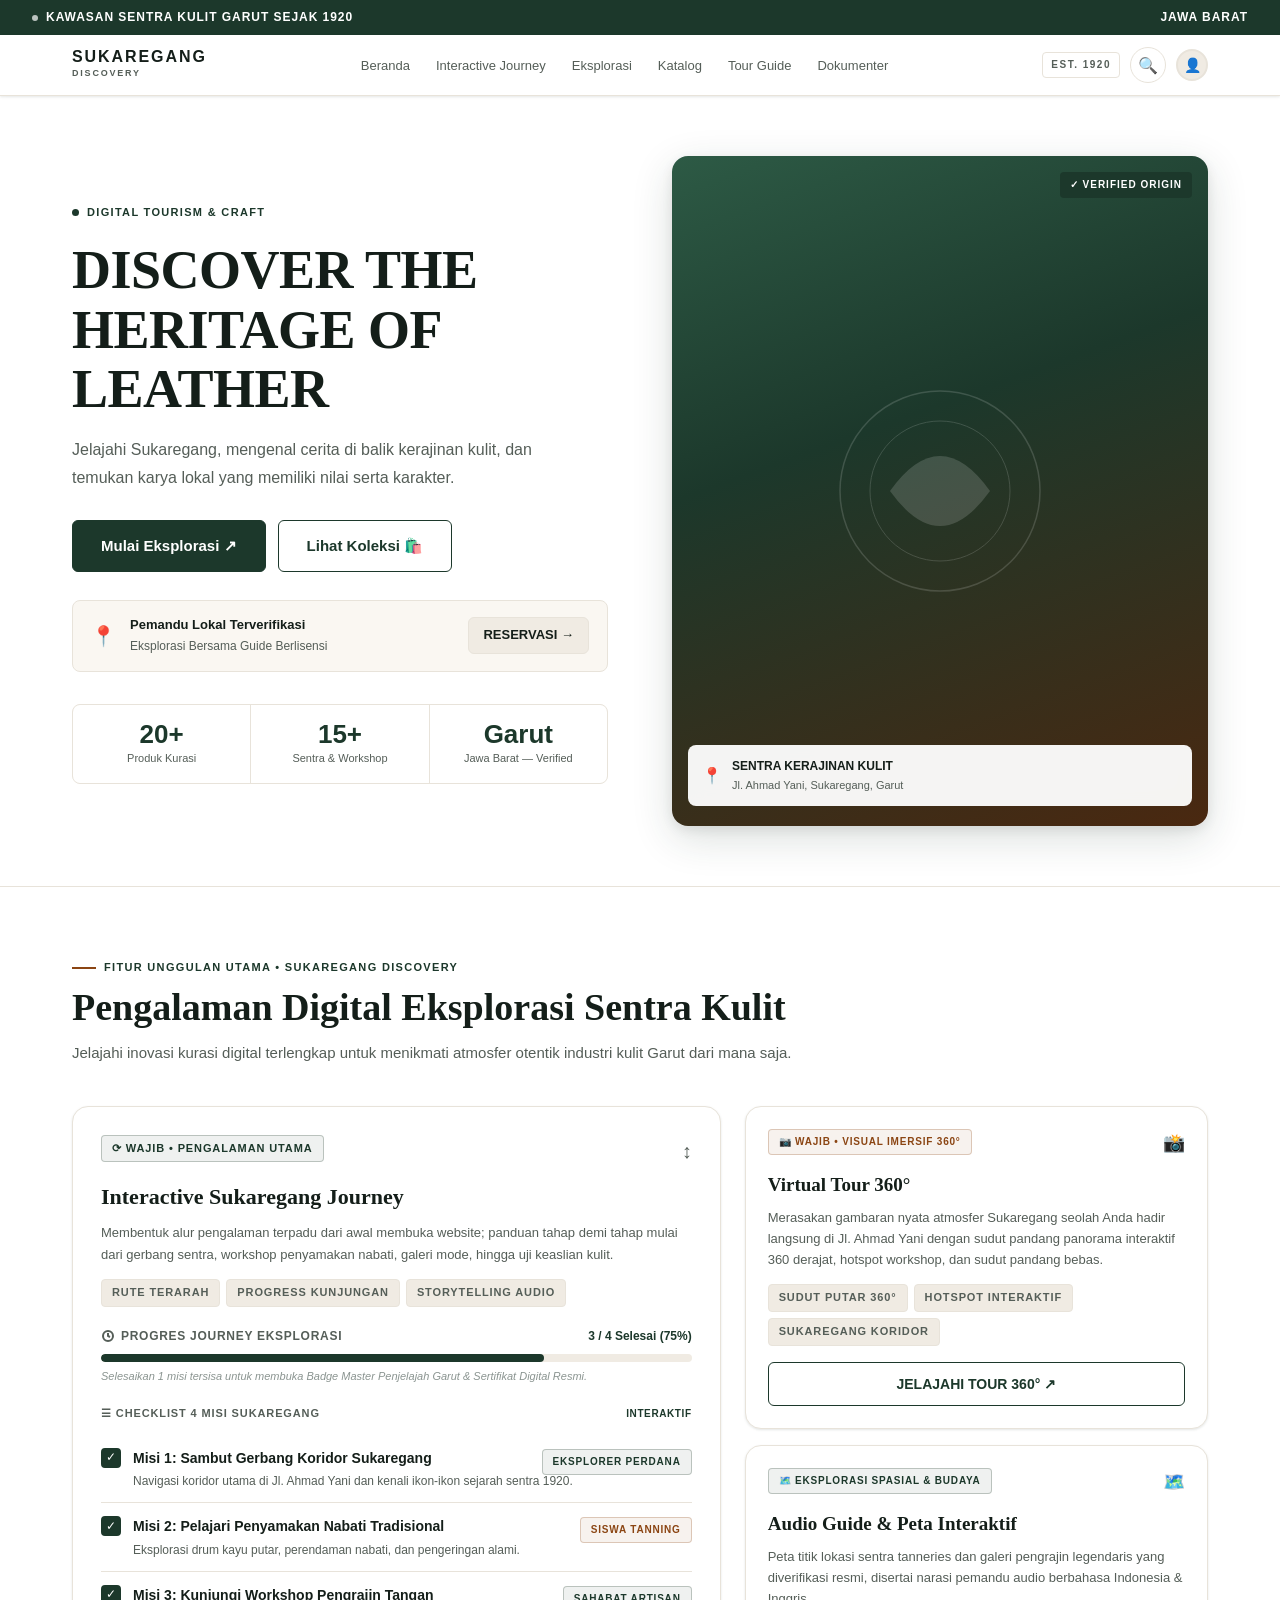
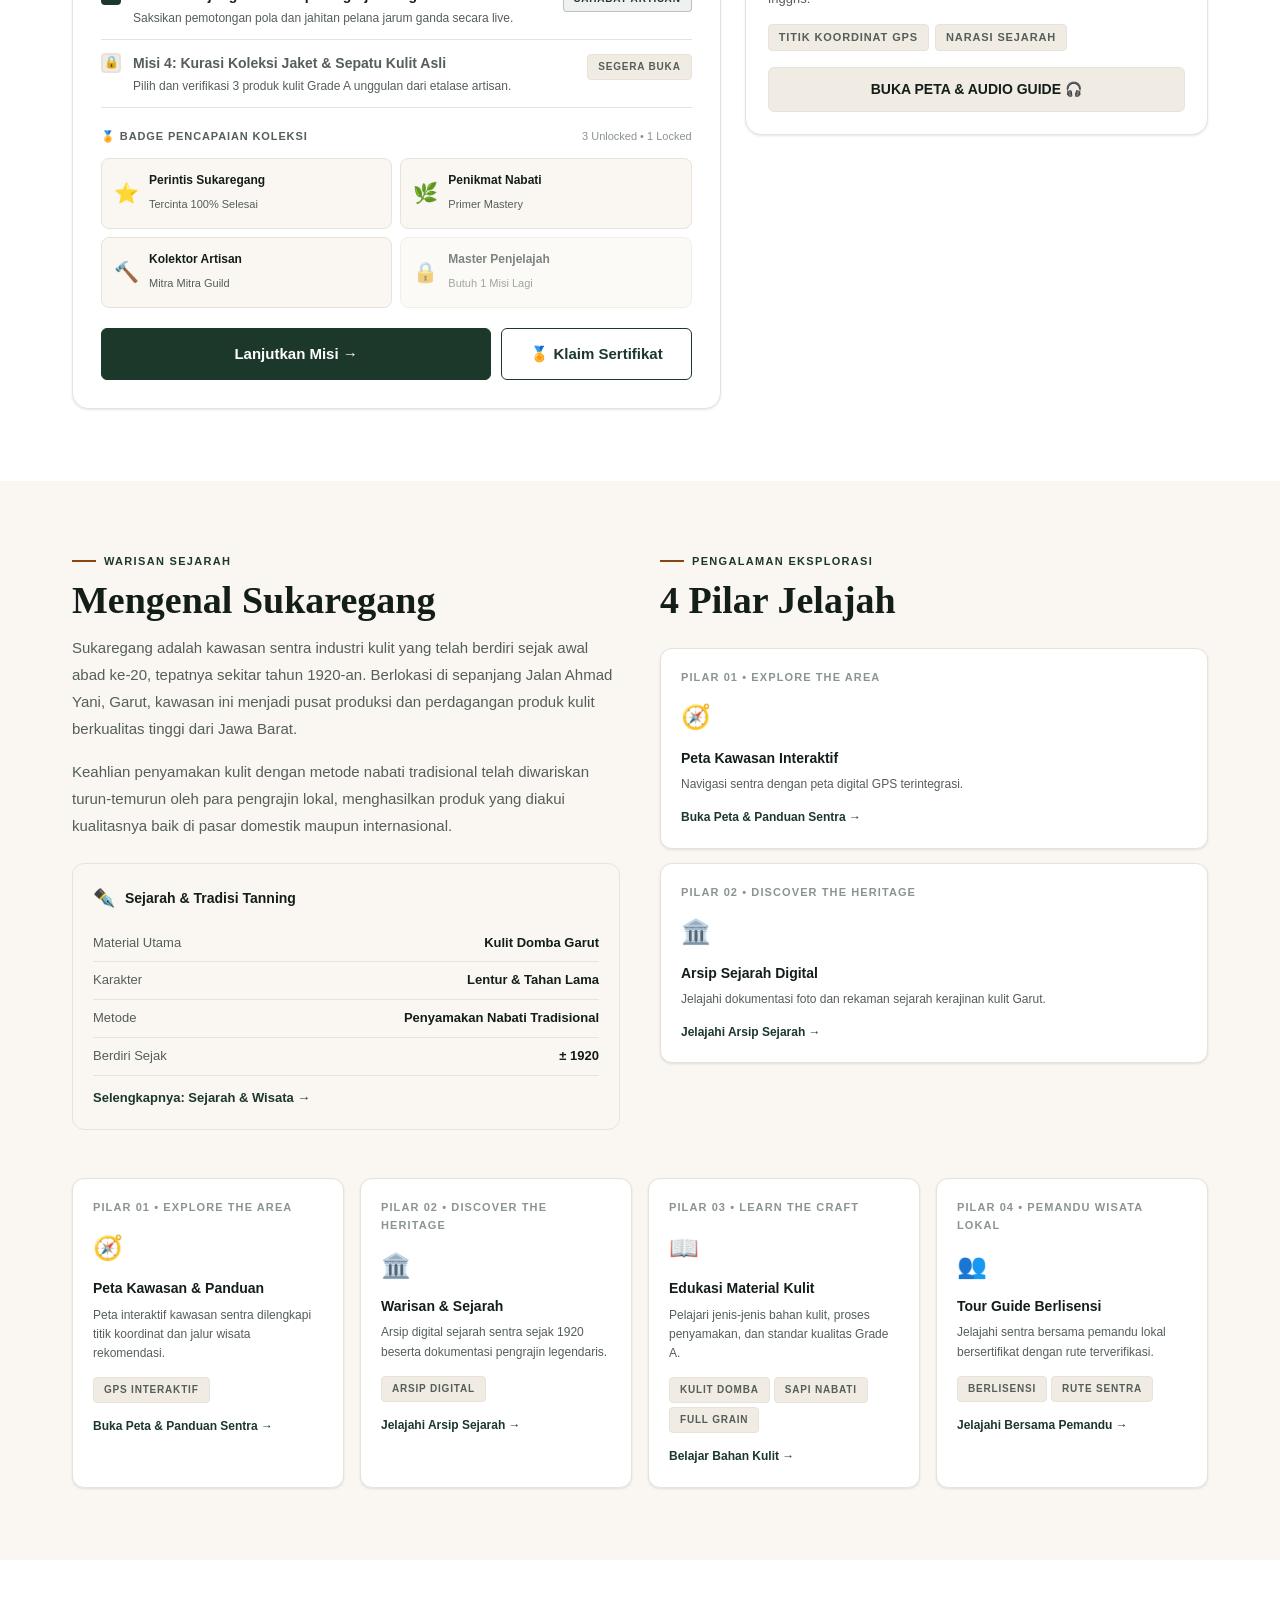
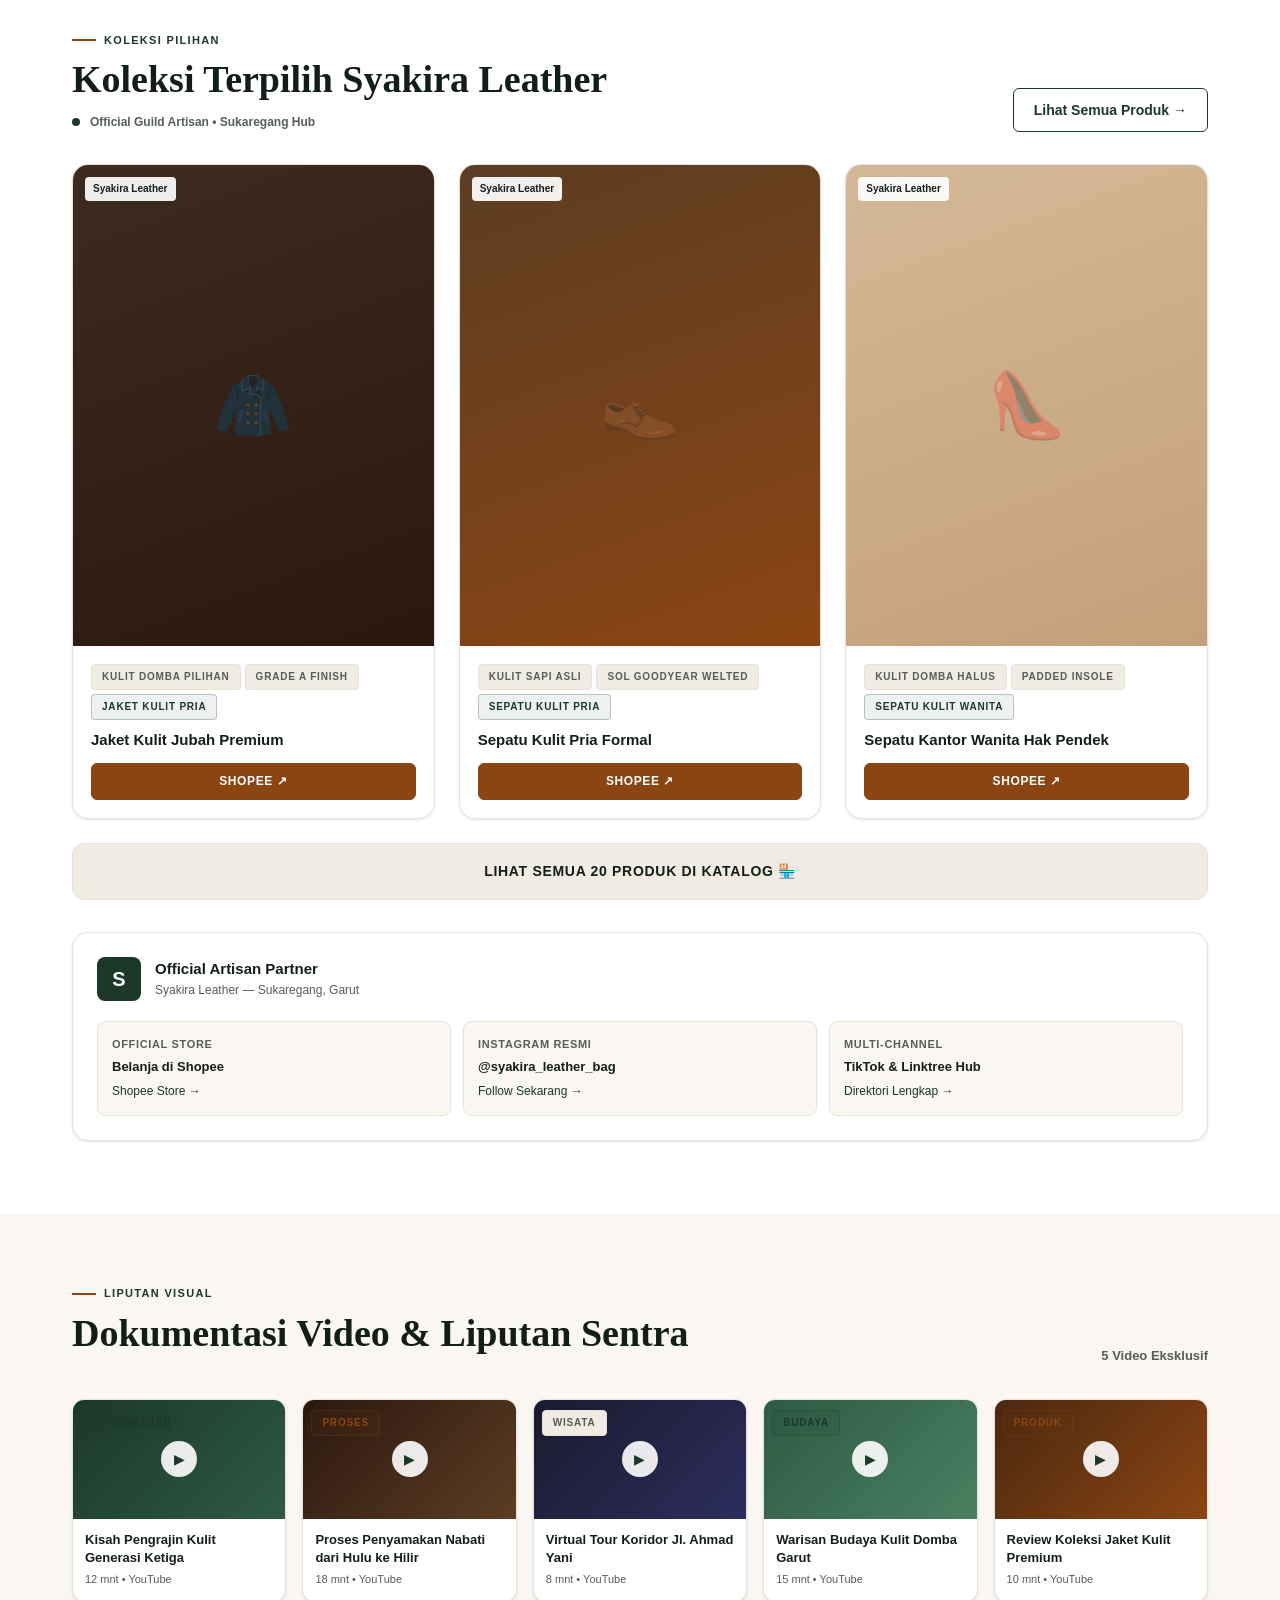
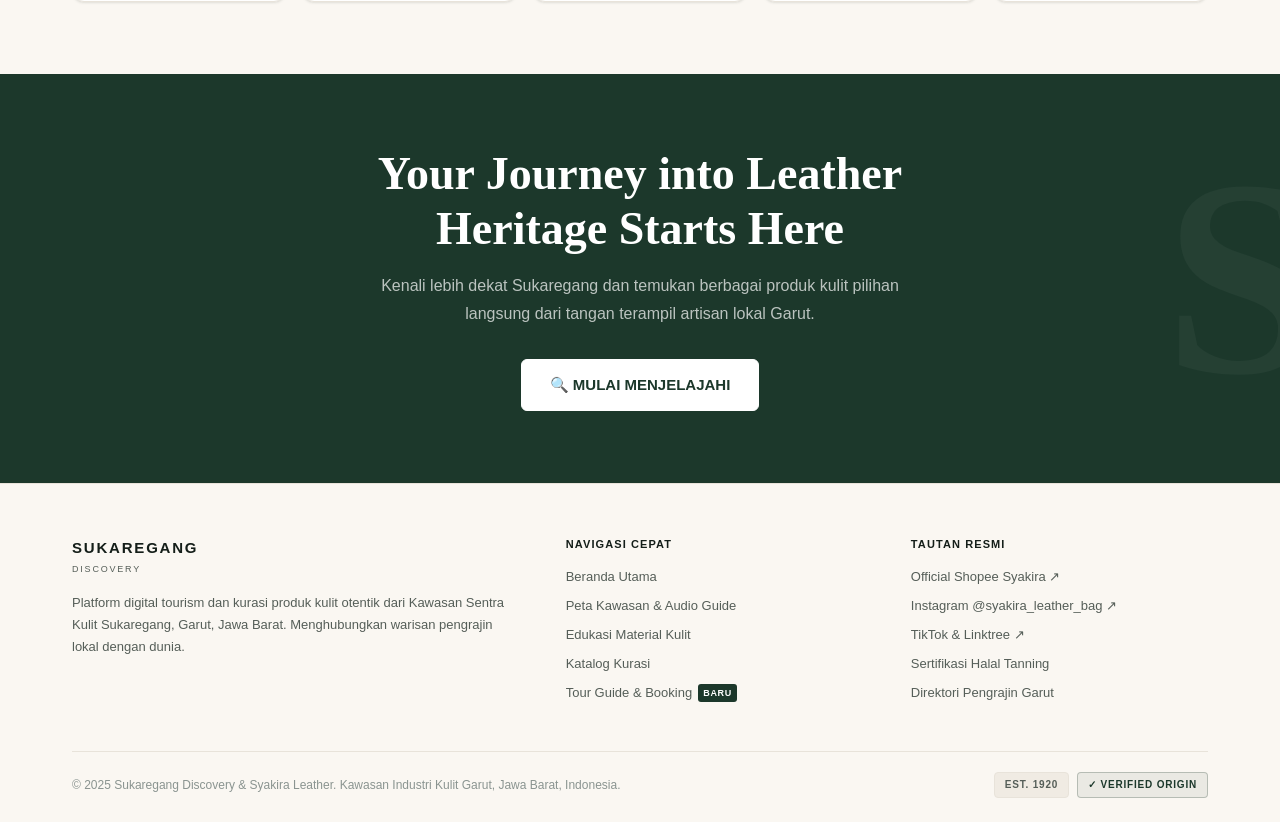
<file: index.html>
<!DOCTYPE html>
<html lang="id">
<head>
<meta charset="UTF-8"/>
<meta name="viewport" content="width=device-width, initial-scale=1.0"/>
<title>Sukaregang Discovery — Kawasan Sentra Kulit Garut</title>
<style>
*,*::before,*::after{box-sizing:border-box;margin:0;padding:0}
:root{
  --green:#1C382B;
  --green-mid:#2D5A45;
  --green-light:#3D6B55;
  --brown:#8B4513;
  --brown-dark:#78350F;
  --brown-light:#9C4A1A;
  --cream:#FAF7F2;
  --cream-mid:#F0EBE3;
  --cream-dark:#E8E3DA;
  --white:#FFFFFF;
  --text:#141E19;
  --text-muted:#555E58;
  --text-light:#8A9490;
  --border:#E8E3DA;
  --shadow-sm:0 1px 3px rgba(28,56,43,.08),0 1px 2px rgba(0,0,0,.04);
  --shadow:0 4px 16px rgba(28,56,43,.12),0 2px 6px rgba(0,0,0,.06);
  --shadow-lg:0 12px 40px rgba(28,56,43,.16),0 4px 12px rgba(0,0,0,.08);
  --radius:12px;
  --radius-sm:8px;
  --radius-lg:16px;
  --transition:all .22s cubic-bezier(.4,0,.2,1);
}
html{scroll-behavior:smooth}
body{font-family:-apple-system,BlinkMacSystemFont,'Segoe UI','Plus Jakarta Sans',sans-serif;color:var(--text);background:var(--cream);line-height:1.6;overflow-x:hidden}

/* ── UTILS ── */
.container{width:100%;max-width:1200px;margin:0 auto;padding:0 32px}
.serif{font-family:Georgia,'Playfair Display',serif}
.tag{display:inline-flex;align-items:center;gap:5px;font-size:11px;font-weight:700;letter-spacing:.08em;text-transform:uppercase;padding:4px 10px;border-radius:4px;border:1px solid currentColor}
.tag-green{color:var(--green);border-color:rgba(28,56,43,.25);background:rgba(28,56,43,.07)}
.tag-brown{color:var(--brown);border-color:rgba(139,69,19,.25);background:rgba(139,69,19,.07)}
.tag-cream{color:var(--text-muted);border-color:var(--border);background:var(--cream-mid)}
.tag-white{color:#fff;border-color:rgba(255,255,255,.4);background:rgba(255,255,255,.12)}

/* ── BUTTONS ── */
.btn{display:inline-flex;align-items:center;gap:8px;padding:10px 20px;border-radius:6px;font-weight:600;font-size:14px;cursor:pointer;border:1.5px solid transparent;transition:var(--transition);text-decoration:none;font-family:inherit;white-space:nowrap}
.btn-green{background:var(--green);color:#fff;border-color:var(--green)}
.btn-green:hover{background:var(--green-mid);border-color:var(--green-mid);transform:translateY(-1px);box-shadow:var(--shadow)}
.btn-green-outline{background:transparent;color:var(--green);border-color:var(--green)}
.btn-green-outline:hover{background:var(--green);color:#fff}
.btn-brown{background:var(--brown);color:#fff;border-color:var(--brown);font-size:12px;padding:8px 16px;letter-spacing:.05em;text-transform:uppercase;font-weight:700}
.btn-brown:hover{background:var(--brown-dark);border-color:var(--brown-dark)}
.btn-white{background:#fff;color:var(--green);border-color:#fff;font-weight:700}
.btn-white:hover{background:var(--cream);transform:translateY(-1px)}
.btn-cream{background:var(--cream-mid);color:var(--text);border-color:var(--border)}
.btn-cream:hover{background:var(--cream-dark);border-color:var(--cream-dark)}
.btn-sm{padding:7px 14px;font-size:13px}
.btn-lg{padding:13px 28px;font-size:15px}
.btn-full{width:100%;justify-content:center}
.btn-icon{width:36px;height:36px;padding:0;justify-content:center;border-radius:50%;border:1.5px solid var(--border);background:#fff;color:var(--text);font-size:16px}
.btn-icon:hover{border-color:var(--green);color:var(--green)}

/* ── TOP RIBBON ── */
.ribbon{background:var(--green);color:#fff;padding:8px 32px;display:flex;align-items:center;justify-content:space-between;font-size:12px;font-weight:600;letter-spacing:.08em}
.ribbon-left{display:flex;align-items:center;gap:8px}
.ribbon-dot{width:6px;height:6px;background:#fff;border-radius:50%;opacity:.7}

/* ── NAVBAR ── */
.navbar{background:#fff;border-bottom:1px solid var(--border);position:sticky;top:0;z-index:100;box-shadow:var(--shadow-sm)}
.nav-inner{display:flex;align-items:center;height:60px;max-width:1200px;margin:0 auto;padding:0 32px;gap:24px}
.nav-brand{flex-shrink:0;text-decoration:none;color:var(--text)}
.nav-brand-name{font-size:16px;font-weight:900;letter-spacing:.12em;text-transform:uppercase;color:var(--text);display:block;line-height:1}
.nav-brand-sub{font-size:9px;font-weight:600;letter-spacing:.2em;color:var(--text-muted);text-transform:uppercase;display:block;margin-top:1px}
.nav-links{display:flex;list-style:none;gap:2px;flex:1;justify-content:center}
.nav-links a{text-decoration:none;color:var(--text-muted);font-weight:500;font-size:13px;padding:6px 12px;border-radius:6px;transition:var(--transition)}
.nav-links a:hover,.nav-links a.active{color:var(--green);background:rgba(28,56,43,.07)}
.nav-right{display:flex;align-items:center;gap:10px;flex-shrink:0}
.nav-est{font-size:10px;font-weight:700;letter-spacing:.15em;color:var(--text-muted);border:1.5px solid var(--border);padding:4px 8px;border-radius:4px}
.nav-avatar{width:32px;height:32px;border-radius:50%;background:var(--cream-mid);border:2px solid var(--border);overflow:hidden;display:flex;align-items:center;justify-content:center;font-size:14px}

/* ── HERO ── */
.hero{background:#fff;border-bottom:1px solid var(--border);padding:60px 0}
.hero-grid{display:grid;grid-template-columns:1fr 1fr;gap:64px;align-items:center}
.hero-overline{display:inline-flex;align-items:center;gap:8px;margin-bottom:20px}
.hero-dot{width:7px;height:7px;border-radius:50%;background:var(--green)}
.hero-overline-text{font-size:11px;font-weight:700;letter-spacing:.12em;text-transform:uppercase;color:var(--green)}
.hero-title{font-size:clamp(36px,4.5vw,54px);font-weight:700;line-height:1.1;letter-spacing:-.5px;margin-bottom:16px;color:var(--text)}
.hero-title .serif{font-style:italic}
.hero-desc{font-size:16px;color:var(--text-muted);line-height:1.75;margin-bottom:28px;max-width:460px}
.hero-actions{display:flex;gap:12px;margin-bottom:28px;flex-wrap:wrap}
.guide-box{background:var(--cream);border:1px solid var(--border);border-radius:var(--radius-sm);padding:14px 18px;display:flex;align-items:center;gap:14px;margin-bottom:32px}
.guide-icon{font-size:20px;flex-shrink:0}
.guide-text{flex:1}
.guide-title{font-size:13px;font-weight:700;color:var(--text);margin-bottom:2px}
.guide-sub{font-size:12px;color:var(--text-muted)}
.hero-stats{display:grid;grid-template-columns:repeat(3,1fr);gap:1px;background:var(--border);border:1px solid var(--border);border-radius:var(--radius-sm);overflow:hidden}
.stat-item{background:#fff;padding:16px;text-align:center}
.stat-num{font-size:26px;font-weight:800;color:var(--green);line-height:1;display:block}
.stat-label{font-size:11px;color:var(--text-muted);margin-top:3px;display:block}
.hero-img-wrap{position:relative}
.hero-img{width:100%;aspect-ratio:4/5;border-radius:var(--radius-lg);background:linear-gradient(160deg,#2D5A45 0%,#1C382B 40%,#4A2810 100%);overflow:hidden;position:relative;box-shadow:var(--shadow-lg)}
.hero-img-art{position:absolute;inset:0;display:flex;align-items:center;justify-content:center}
.hero-img-art svg{opacity:.15}
.hero-img-badge{position:absolute;bottom:20px;left:16px;right:16px;background:rgba(255,255,255,.95);backdrop-filter:blur(8px);border-radius:var(--radius-sm);padding:12px 14px;display:flex;align-items:center;gap:10px}
.hero-img-badge-icon{font-size:16px}
.hero-img-badge-text{font-size:12px;font-weight:600;color:var(--text)}
.hero-img-badge-sub{font-size:11px;color:var(--text-muted)}
.verified-pill{position:absolute;top:16px;right:16px;background:var(--green);color:#fff;font-size:10px;font-weight:700;letter-spacing:.1em;padding:5px 10px;border-radius:4px;text-transform:uppercase}

/* ── SECTION BASE ── */
.section{padding:72px 0}
.section-alt{background:#fff}
.section-overline{font-size:11px;font-weight:700;letter-spacing:.12em;text-transform:uppercase;color:var(--green);margin-bottom:8px;display:flex;align-items:center;gap:8px}
.section-overline::before{content:'';display:block;width:24px;height:2px;background:var(--brown)}
.section-title{font-family:Georgia,serif;font-size:clamp(26px,3.5vw,38px);font-weight:700;color:var(--text);line-height:1.2;margin-bottom:10px}
.section-desc{font-size:15px;color:var(--text-muted);line-height:1.7;margin-bottom:40px}

/* ── EXPERIENCE SECTION ── */
.exp-grid{display:grid;grid-template-columns:1.4fr 1fr;gap:24px;align-items:start}
.exp-main-card{background:#fff;border:1px solid var(--border);border-radius:var(--radius-lg);padding:28px;box-shadow:var(--shadow-sm)}
.exp-card-header{display:flex;align-items:flex-start;justify-content:space-between;margin-bottom:12px}
.exp-card-icon{font-size:20px;color:var(--text-muted)}
.exp-card-title{font-family:Georgia,serif;font-size:22px;font-weight:700;color:var(--text);margin-bottom:8px}
.exp-card-desc{font-size:13px;color:var(--text-muted);line-height:1.65;margin-bottom:14px}
.exp-tags{display:flex;flex-wrap:wrap;gap:6px;margin-bottom:20px}
/* Progress bar */
.progress-section{margin-bottom:20px}
.progress-label{display:flex;justify-content:space-between;align-items:center;margin-bottom:8px}
.progress-label-text{font-size:12px;font-weight:700;letter-spacing:.06em;text-transform:uppercase;color:var(--text-muted);display:flex;align-items:center;gap:6px}
.progress-label-text svg{width:14px;height:14px}
.progress-label-val{font-size:12px;font-weight:700;color:var(--green)}
.progress-bar{height:8px;background:var(--cream-mid);border-radius:50px;overflow:hidden;margin-bottom:6px}
.progress-fill{height:100%;width:75%;background:var(--green);border-radius:50px;transition:width 1.2s cubic-bezier(.4,0,.2,1)}
.progress-note{font-size:11px;color:var(--text-light);font-style:italic}
/* Checklist */
.checklist-header{display:flex;justify-content:space-between;align-items:center;margin-bottom:12px}
.checklist-title{font-size:11px;font-weight:700;letter-spacing:.08em;text-transform:uppercase;color:var(--text-muted);display:flex;align-items:center;gap:6px}
.checklist-badge{font-size:10px;color:var(--green);font-weight:700;letter-spacing:.06em;text-transform:uppercase}
.mission-item{display:flex;align-items:flex-start;gap:12px;padding:12px 0;border-bottom:1px solid var(--border);position:relative}
.mission-item:last-child{border-bottom:none}
.mission-check{width:20px;height:20px;border-radius:4px;border:2px solid var(--border);flex-shrink:0;margin-top:1px;display:flex;align-items:center;justify-content:center;font-size:12px}
.mission-check.done{background:var(--green);border-color:var(--green);color:#fff}
.mission-check.locked{background:var(--cream-mid);border-color:var(--border)}
.mission-body{flex:1}
.mission-title{font-size:14px;font-weight:700;color:var(--text);margin-bottom:3px}
.mission-desc{font-size:12px;color:var(--text-muted);line-height:1.5}
.mission-tag{position:absolute;right:0;top:12px}
/* Badges */
.badges-header{display:flex;justify-content:space-between;align-items:center;margin:20px 0 12px}
.badges-title{font-size:11px;font-weight:700;letter-spacing:.08em;text-transform:uppercase;color:var(--text-muted)}
.badges-count{font-size:11px;color:var(--text-light)}
.badges-grid{display:grid;grid-template-columns:1fr 1fr;gap:8px;margin-bottom:20px}
.badge-item{background:var(--cream);border:1px solid var(--border);border-radius:var(--radius-sm);padding:12px;display:flex;align-items:center;gap:10px}
.badge-item.locked{opacity:.55}
.badge-icon{font-size:20px}
.badge-name{font-size:12px;font-weight:700;color:var(--text);display:block}
.badge-sub{font-size:11px;color:var(--text-muted)}
.exp-card-actions{display:flex;gap:10px}
/* Right stack */
.exp-stack{display:flex;flex-direction:column;gap:16px}
.exp-side-card{background:#fff;border:1px solid var(--border);border-radius:var(--radius-lg);padding:22px;box-shadow:var(--shadow-sm)}
.exp-side-header{display:flex;align-items:flex-start;justify-content:space-between;margin-bottom:12px}
.exp-side-title{font-family:Georgia,serif;font-size:19px;font-weight:700;color:var(--text);margin-bottom:8px}
.exp-side-desc{font-size:13px;color:var(--text-muted);line-height:1.6;margin-bottom:14px}

/* ── HISTORY SECTION ── */
.history-grid{display:grid;grid-template-columns:1fr 1fr;gap:40px;align-items:start}
.history-text p{font-size:15px;color:var(--text-muted);line-height:1.8;margin-bottom:16px}
.history-feature-box{background:var(--cream);border:1px solid var(--border);border-radius:var(--radius);padding:20px;margin-top:24px}
.history-feature-header{display:flex;align-items:center;gap:10px;margin-bottom:12px}
.history-feature-icon{font-size:18px}
.history-feature-title{font-size:14px;font-weight:700;color:var(--text)}
.spec-row{display:flex;justify-content:space-between;align-items:center;padding:8px 0;border-bottom:1px solid var(--border);font-size:13px}
.spec-row:last-child{border-bottom:none}
.spec-key{color:var(--text-muted)}
.spec-val{font-weight:600;color:var(--text)}
.history-link{display:inline-flex;align-items:center;gap:6px;color:var(--green);font-size:13px;font-weight:600;text-decoration:none;margin-top:12px}
.history-link:hover{text-decoration:underline}
/* 4 Pillars */
.pillars-grid{display:grid;grid-template-columns:repeat(4,1fr);gap:16px;margin-top:0}
.pillar-card{background:#fff;border:1px solid var(--border);border-radius:var(--radius);padding:20px;transition:var(--transition);box-shadow:var(--shadow-sm)}
.pillar-card:hover{box-shadow:var(--shadow);border-color:rgba(28,56,43,.25);transform:translateY(-2px)}
.pillar-num{font-size:11px;font-weight:700;letter-spacing:.1em;color:var(--text-light);text-transform:uppercase;margin-bottom:12px}
.pillar-icon{font-size:24px;margin-bottom:10px;display:block}
.pillar-title{font-size:14px;font-weight:700;color:var(--text);margin-bottom:6px}
.pillar-desc{font-size:12px;color:var(--text-muted);line-height:1.6;margin-bottom:14px}
.pillar-tags{display:flex;flex-wrap:wrap;gap:4px;margin-bottom:14px}
.pillar-link{font-size:12px;font-weight:700;color:var(--green);text-decoration:none;display:flex;align-items:center;gap:4px}
.pillar-link:hover{text-decoration:underline}

/* ── CATALOG ── */
.catalog-header{display:flex;align-items:flex-end;justify-content:space-between;margin-bottom:32px}
.catalog-guild{display:flex;align-items:center;gap:10px;font-size:12px;color:var(--text-muted);font-weight:600}
.catalog-guild-dot{width:8px;height:8px;border-radius:50%;background:var(--green)}
.products-grid{display:grid;grid-template-columns:repeat(3,1fr);gap:24px;margin-bottom:24px}
.product-card{background:#fff;border:1px solid var(--border);border-radius:var(--radius-lg);overflow:hidden;box-shadow:var(--shadow-sm);transition:var(--transition)}
.product-card:hover{box-shadow:var(--shadow);transform:translateY(-3px)}
.product-img{aspect-ratio:3/4;background:linear-gradient(160deg,#f5f0e8,#e8dfd0);display:flex;align-items:center;justify-content:center;position:relative;overflow:hidden}
.product-img-1{background:linear-gradient(160deg,#3D2B1F,#2A1810)}
.product-img-2{background:linear-gradient(160deg,#5C3D22,#8B4513)}
.product-img-3{background:linear-gradient(160deg,#D4B896,#C4A07A)}
.product-img-art{font-size:64px;opacity:.35}
.product-partner{position:absolute;top:12px;left:12px;background:rgba(255,255,255,.92);font-size:10px;font-weight:700;padding:4px 8px;border-radius:4px;color:var(--text)}
.product-info{padding:18px}
.product-tags{display:flex;flex-wrap:wrap;gap:4px;margin-bottom:10px}
.product-name{font-size:15px;font-weight:700;color:var(--text);margin-bottom:14px;line-height:1.3}
.catalog-full-btn{margin-bottom:32px}
.store-card{background:#fff;border:1.5px solid var(--border);border-radius:var(--radius-lg);padding:24px;box-shadow:var(--shadow-sm)}
.store-card-header{display:flex;align-items:center;gap:14px;margin-bottom:20px}
.store-logo{width:44px;height:44px;background:var(--green);border-radius:8px;display:flex;align-items:center;justify-content:center;color:#fff;font-size:20px;font-weight:800;flex-shrink:0}
.store-title{font-size:15px;font-weight:700}
.store-sub{font-size:12px;color:var(--text-muted)}
.store-links{display:grid;grid-template-columns:repeat(3,1fr);gap:12px}
.store-link-item{background:var(--cream);border:1px solid var(--border);border-radius:var(--radius-sm);padding:14px;text-decoration:none;color:var(--text);transition:var(--transition)}
.store-link-item:hover{border-color:var(--green);background:rgba(28,56,43,.05)}
.store-link-label{font-size:11px;font-weight:700;letter-spacing:.06em;color:var(--text-muted);text-transform:uppercase;margin-bottom:4px}
.store-link-title{font-size:13px;font-weight:700;color:var(--text)}
.store-link-arrow{font-size:12px;color:var(--green);display:block;margin-top:4px}

/* ── VIDEO SECTION ── */
.video-grid{display:grid;grid-template-columns:repeat(5,1fr);gap:16px}
.video-card{background:#fff;border:1px solid var(--border);border-radius:var(--radius);overflow:hidden;box-shadow:var(--shadow-sm);transition:var(--transition)}
.video-card:hover{box-shadow:var(--shadow);transform:translateY(-2px)}
.video-thumb{aspect-ratio:16/9;background:var(--green);position:relative;display:flex;align-items:center;justify-content:center;overflow:hidden}
.video-thumb-1{background:linear-gradient(135deg,#1C382B,#2D5A45)}
.video-thumb-2{background:linear-gradient(135deg,#2A1810,#5C3D22)}
.video-thumb-3{background:linear-gradient(135deg,#1a1a2e,#2d2d5e)}
.video-thumb-4{background:linear-gradient(135deg,#2D5A45,#4A8060)}
.video-thumb-5{background:linear-gradient(135deg,#4A2810,#8B4513)}
.video-play{width:36px;height:36px;border-radius:50%;background:rgba(255,255,255,.9);display:flex;align-items:center;justify-content:center;font-size:14px;color:var(--green)}
.video-cat{position:absolute;top:8px;left:8px}
.video-info{padding:12px}
.video-title{font-size:13px;font-weight:700;color:var(--text);line-height:1.4;margin-bottom:4px}
.video-sub{font-size:11px;color:var(--text-muted)}

/* ── CTA BANNER ── */
.cta-banner{background:var(--green);padding:72px 0;position:relative;overflow:hidden}
.cta-banner::after{content:'S';position:absolute;right:-40px;top:50%;transform:translateY(-50%);font-size:280px;font-weight:900;color:rgba(255,255,255,.04);line-height:1;font-family:Georgia,serif;pointer-events:none}
.cta-content{text-align:center;position:relative;z-index:1}
.cta-title{font-family:Georgia,serif;font-size:clamp(28px,4vw,46px);font-weight:700;color:#fff;margin-bottom:16px;line-height:1.2}
.cta-desc{font-size:16px;color:rgba(255,255,255,.7);margin-bottom:32px;max-width:520px;margin-left:auto;margin-right:auto;line-height:1.7}

/* ── FOOTER ── */
.footer{background:var(--cream);border-top:1px solid var(--border);padding:52px 0 24px}
.footer-grid{display:grid;grid-template-columns:1.5fr 1fr 1fr;gap:48px;margin-bottom:48px}
.footer-brand-name{font-size:15px;font-weight:900;letter-spacing:.12em;text-transform:uppercase}
.footer-brand-sub{font-size:9px;letter-spacing:.2em;text-transform:uppercase;color:var(--text-muted);margin-top:2px;margin-bottom:16px}
.footer-brand-desc{font-size:13px;color:var(--text-muted);line-height:1.7}
.footer-col-title{font-size:11px;font-weight:700;letter-spacing:.1em;text-transform:uppercase;color:var(--text);margin-bottom:14px}
.footer-links{list-style:none;display:flex;flex-direction:column;gap:8px}
.footer-links a{text-decoration:none;color:var(--text-muted);font-size:13px;transition:var(--transition);display:flex;align-items:center;gap:6px}
.footer-links a:hover{color:var(--green)}
.footer-new{font-size:9px;font-weight:700;letter-spacing:.08em;background:var(--green);color:#fff;padding:2px 5px;border-radius:3px;text-transform:uppercase}
.footer-bottom{border-top:1px solid var(--border);padding-top:20px;display:flex;align-items:center;justify-content:space-between}
.footer-copy{font-size:12px;color:var(--text-light)}
.footer-badges{display:flex;gap:8px}

/* ── REVEAL ── */
.reveal{opacity:0;transform:translateY(20px);transition:opacity .6s ease,transform .6s ease}
.reveal.visible{opacity:1;transform:none}

/* ── RESPONSIVE ── */
@media(max-width:1024px){
  .exp-grid,.history-grid{grid-template-columns:1fr;gap:24px}
  .pillars-grid{grid-template-columns:repeat(2,1fr)}
  .video-grid{grid-template-columns:repeat(3,1fr)}
  .store-links{grid-template-columns:1fr}
}
@media(max-width:768px){
  .hero-grid{grid-template-columns:1fr;gap:32px}
  .hero-img-wrap{display:none}
  .products-grid{grid-template-columns:repeat(2,1fr)}
  .catalog-header{flex-direction:column;align-items:flex-start;gap:12px}
  .nav-links{display:none}
  .nav-right .nav-est{display:none}
  .footer-grid{grid-template-columns:1fr;gap:28px}
  .footer-bottom{flex-direction:column;gap:12px;text-align:center}
  .video-grid{grid-template-columns:repeat(2,1fr)}
  .container{padding:0 20px}
}
@media(max-width:480px){
  .products-grid{grid-template-columns:1fr}
  .pillars-grid{grid-template-columns:1fr}
  .hero-stats{grid-template-columns:1fr}
  .hero-actions{flex-direction:column}
  .video-grid{grid-template-columns:1fr}
  .badges-grid{grid-template-columns:1fr}
}
</style>
</head>
<body>

<!-- TOP RIBBON -->
<div class="ribbon">
  <div class="ribbon-left">
    <span class="ribbon-dot"></span>
    KAWASAN SENTRA KULIT GARUT SEJAK 1920
  </div>
  <div>JAWA BARAT</div>
</div>

<!-- NAVBAR -->
<nav class="navbar">
  <div class="nav-inner">
    <a href="#" class="nav-brand">
      <span class="nav-brand-name">Sukaregang</span>
      <span class="nav-brand-sub">Discovery</span>
    </a>
    <ul class="nav-links">
      <li><a href="#hero" class="active">Beranda</a></li>
      <li><a href="#experience">Interactive Journey</a></li>
      <li><a href="#history">Eksplorasi</a></li>
      <li><a href="#catalog">Katalog</a></li>
      <li><a href="#video">Tour Guide</a></li>
      <li><a href="#video">Dokumenter</a></li>
    </ul>
    <div class="nav-right">
      <span class="nav-est">EST. 1920</span>
      <button class="btn-icon">🔍</button>
      <div class="nav-avatar">👤</div>
    </div>
  </div>
</nav>

<!-- HERO -->
<section id="hero" class="hero">
  <div class="container">
    <div class="hero-grid">
      <!-- Left -->
      <div class="reveal">
        <div class="hero-overline">
          <span class="hero-dot"></span>
          <span class="hero-overline-text">Digital Tourism &amp; Craft</span>
        </div>
        <h1 class="hero-title serif">
          DISCOVER THE<br>HERITAGE OF<br>LEATHER
        </h1>
        <p class="hero-desc">
          Jelajahi Sukaregang, mengenal cerita di balik kerajinan kulit, dan temukan karya lokal yang memiliki nilai serta karakter.
        </p>
        <div class="hero-actions">
          <a href="#experience" class="btn btn-green btn-lg">Mulai Eksplorasi ↗</a>
          <a href="#catalog" class="btn btn-green-outline btn-lg">Lihat Koleksi 🛍️</a>
        </div>
        <div class="guide-box">
          <div class="guide-icon">📍</div>
          <div class="guide-text">
            <div class="guide-title">Pemandu Lokal Terverifikasi</div>
            <div class="guide-sub">Eksplorasi Bersama Guide Berlisensi</div>
          </div>
          <a href="#" class="btn btn-cream btn-sm">RESERVASI →</a>
        </div>
        <div class="hero-stats">
          <div class="stat-item">
            <span class="stat-num">20+</span>
            <span class="stat-label">Produk Kurasi</span>
          </div>
          <div class="stat-item">
            <span class="stat-num">15+</span>
            <span class="stat-label">Sentra &amp; Workshop</span>
          </div>
          <div class="stat-item">
            <span class="stat-num">Garut</span>
            <span class="stat-label">Jawa Barat — Verified</span>
          </div>
        </div>
      </div>
      <!-- Right: Image -->
      <div class="hero-img-wrap reveal">
        <div class="hero-img">
          <div class="hero-img-art">
            <svg width="260" height="260" viewBox="0 0 260 260" fill="none">
              <circle cx="130" cy="130" r="100" stroke="white" stroke-width="1.5"/>
              <circle cx="130" cy="130" r="70" stroke="white" stroke-width="1"/>
              <path d="M80 130 Q130 60 180 130 Q130 200 80 130Z" fill="white"/>
            </svg>
          </div>
          <span class="verified-pill">✓ VERIFIED ORIGIN</span>
          <div class="hero-img-badge">
            <div class="hero-img-badge-icon">📍</div>
            <div>
              <div class="hero-img-badge-text">SENTRA KERAJINAN KULIT</div>
              <div class="hero-img-badge-sub">Jl. Ahmad Yani, Sukaregang, Garut</div>
            </div>
          </div>
        </div>
      </div>
    </div>
  </div>
</section>

<!-- EXPERIENCE SECTION -->
<section id="experience" class="section section-alt">
  <div class="container">
    <div class="section-overline">Fitur Unggulan Utama • Sukaregang Discovery</div>
    <h2 class="section-title reveal">Pengalaman Digital Eksplorasi Sentra Kulit</h2>
    <p class="section-desc reveal">Jelajahi inovasi kurasi digital terlengkap untuk menikmati atmosfer otentik industri kulit Garut dari mana saja.</p>

    <div class="exp-grid">
      <!-- Main Card -->
      <div class="exp-main-card reveal">
        <div class="exp-card-header">
          <span class="tag tag-green">⟳ WAJIB • PENGALAMAN UTAMA</span>
          <span class="exp-card-icon">↕</span>
        </div>
        <h3 class="exp-card-title">Interactive Sukaregang Journey</h3>
        <p class="exp-card-desc">Membentuk alur pengalaman terpadu dari awal membuka website; panduan tahap demi tahap mulai dari gerbang sentra, workshop penyamakan nabati, galeri mode, hingga uji keaslian kulit.</p>
        <div class="exp-tags">
          <span class="tag tag-cream">RUTE TERARAH</span>
          <span class="tag tag-cream">PROGRESS KUNJUNGAN</span>
          <span class="tag tag-cream">STORYTELLING AUDIO</span>
        </div>

        <!-- Progress -->
        <div class="progress-section">
          <div class="progress-label">
            <span class="progress-label-text">
              <svg viewBox="0 0 14 14" fill="none" stroke="currentColor" stroke-width="2"><circle cx="7" cy="7" r="5"/><path d="M7 4v3l2 1"/></svg>
              PROGRES JOURNEY EKSPLORASI
            </span>
            <span class="progress-label-val">3 / 4 Selesai (75%)</span>
          </div>
          <div class="progress-bar"><div class="progress-fill" id="progressFill"></div></div>
          <div class="progress-note">Selesaikan 1 misi tersisa untuk membuka Badge Master Penjelajah Garut &amp; Sertifikat Digital Resmi.</div>
        </div>

        <!-- Checklist -->
        <div class="checklist-header">
          <span class="checklist-title">☰ CHECKLIST 4 MISI SUKAREGANG</span>
          <span class="checklist-badge">INTERAKTIF</span>
        </div>

        <div class="mission-item">
          <div class="mission-check done">✓</div>
          <div class="mission-body">
            <div class="mission-title">Misi 1: Sambut Gerbang Koridor Sukaregang</div>
            <div class="mission-desc">Navigasi koridor utama di Jl. Ahmad Yani dan kenali ikon-ikon sejarah sentra 1920.</div>
          </div>
          <div class="mission-tag"><span class="tag tag-green" style="font-size:10px">EKSPLORER PERDANA</span></div>
        </div>
        <div class="mission-item">
          <div class="mission-check done">✓</div>
          <div class="mission-body">
            <div class="mission-title">Misi 2: Pelajari Penyamakan Nabati Tradisional</div>
            <div class="mission-desc">Eksplorasi drum kayu putar, perendaman nabati, dan pengeringan alami.</div>
          </div>
          <div class="mission-tag"><span class="tag tag-brown" style="font-size:10px">SISWA TANNING</span></div>
        </div>
        <div class="mission-item">
          <div class="mission-check done">✓</div>
          <div class="mission-body">
            <div class="mission-title">Misi 3: Kunjungi Workshop Pengrajin Tangan</div>
            <div class="mission-desc">Saksikan pemotongan pola dan jahitan pelana jarum ganda secara live.</div>
          </div>
          <div class="mission-tag"><span class="tag tag-green" style="font-size:10px">SAHABAT ARTISAN</span></div>
        </div>
        <div class="mission-item">
          <div class="mission-check locked">🔒</div>
          <div class="mission-body">
            <div class="mission-title" style="color:var(--text-muted)">Misi 4: Kurasi Koleksi Jaket &amp; Sepatu Kulit Asli</div>
            <div class="mission-desc">Pilih dan verifikasi 3 produk kulit Grade A unggulan dari etalase artisan.</div>
          </div>
          <div class="mission-tag"><span class="tag tag-cream" style="font-size:10px">SEGERA BUKA</span></div>
        </div>

        <!-- Badges -->
        <div class="badges-header">
          <span class="badges-title">🏅 BADGE PENCAPAIAN KOLEKSI</span>
          <span class="badges-count">3 Unlocked • 1 Locked</span>
        </div>
        <div class="badges-grid">
          <div class="badge-item">
            <span class="badge-icon">⭐</span>
            <div>
              <span class="badge-name">Perintis Sukaregang</span>
              <span class="badge-sub" style="font-size:11px;color:var(--text-muted)">Tercinta 100% Selesai</span>
            </div>
          </div>
          <div class="badge-item">
            <span class="badge-icon">🌿</span>
            <div>
              <span class="badge-name">Penikmat Nabati</span>
              <span class="badge-sub" style="font-size:11px;color:var(--text-muted)">Primer Mastery</span>
            </div>
          </div>
          <div class="badge-item">
            <span class="badge-icon">🔨</span>
            <div>
              <span class="badge-name">Kolektor Artisan</span>
              <span class="badge-sub" style="font-size:11px;color:var(--text-muted)">Mitra Mitra Guild</span>
            </div>
          </div>
          <div class="badge-item locked">
            <span class="badge-icon">🔒</span>
            <div>
              <span class="badge-name">Master Penjelajah</span>
              <span class="badge-sub" style="font-size:11px;color:var(--text-muted)">Butuh 1 Misi Lagi</span>
            </div>
          </div>
        </div>

        <div class="exp-card-actions">
          <a href="#" class="btn btn-green btn-lg" style="flex:1;justify-content:center">Lanjutkan Misi →</a>
          <a href="#" class="btn btn-green-outline btn-lg">🏅 Klaim Sertifikat</a>
        </div>
      </div>

      <!-- Right Stack -->
      <div class="exp-stack">
        <!-- Virtual Tour -->
        <div class="exp-side-card reveal">
          <div class="exp-side-header">
            <span class="tag tag-brown" style="font-size:10px">📷 WAJIB • VISUAL IMERSIF 360°</span>
            <span style="font-size:18px;color:var(--text-muted)">📸</span>
          </div>
          <h4 class="exp-side-title">Virtual Tour 360°</h4>
          <p class="exp-side-desc">Merasakan gambaran nyata atmosfer Sukaregang seolah Anda hadir langsung di Jl. Ahmad Yani dengan sudut pandang panorama interaktif 360 derajat, hotspot workshop, dan sudut pandang bebas.</p>
          <div class="exp-tags" style="margin-bottom:16px">
            <span class="tag tag-cream">SUDUT PUTAR 360°</span>
            <span class="tag tag-cream">HOTSPOT INTERAKTIF</span>
            <span class="tag tag-cream">SUKAREGANG KORIDOR</span>
          </div>
          <a href="#" class="btn btn-green-outline btn-full">JELAJAHI TOUR 360° ↗</a>
        </div>
        <!-- Audio Guide -->
        <div class="exp-side-card reveal">
          <div class="exp-side-header">
            <span class="tag tag-green" style="font-size:10px">🗺️ EKSPLORASI SPASIAL &amp; BUDAYA</span>
            <span style="font-size:18px;color:var(--text-muted)">🗺️</span>
          </div>
          <h4 class="exp-side-title">Audio Guide &amp; Peta Interaktif</h4>
          <p class="exp-side-desc">Peta titik lokasi sentra tanneries dan galeri pengrajin legendaris yang diverifikasi resmi, disertai narasi pemandu audio berbahasa Indonesia &amp; Inggris.</p>
          <div class="exp-tags" style="margin-bottom:16px">
            <span class="tag tag-cream">TITIK KOORDINAT GPS</span>
            <span class="tag tag-cream">NARASI SEJARAH</span>
          </div>
          <a href="#" class="btn btn-cream btn-full">BUKA PETA &amp; AUDIO GUIDE 🎧</a>
        </div>
      </div>
    </div>
  </div>
</section>

<!-- HISTORY -->
<section id="history" class="section">
  <div class="container">
    <div class="history-grid">
      <div class="reveal">
        <div class="section-overline">Warisan Sejarah</div>
        <h2 class="section-title">Mengenal Sukaregang</h2>
        <div class="history-text">
          <p>Sukaregang adalah kawasan sentra industri kulit yang telah berdiri sejak awal abad ke-20, tepatnya sekitar tahun 1920-an. Berlokasi di sepanjang Jalan Ahmad Yani, Garut, kawasan ini menjadi pusat produksi dan perdagangan produk kulit berkualitas tinggi dari Jawa Barat.</p>
          <p>Keahlian penyamakan kulit dengan metode nabati tradisional telah diwariskan turun-temurun oleh para pengrajin lokal, menghasilkan produk yang diakui kualitasnya baik di pasar domestik maupun internasional.</p>
        </div>
        <div class="history-feature-box">
          <div class="history-feature-header">
            <span class="history-feature-icon">✒️</span>
            <span class="history-feature-title">Sejarah &amp; Tradisi Tanning</span>
          </div>
          <div class="spec-row"><span class="spec-key">Material Utama</span><span class="spec-val">Kulit Domba Garut</span></div>
          <div class="spec-row"><span class="spec-key">Karakter</span><span class="spec-val">Lentur &amp; Tahan Lama</span></div>
          <div class="spec-row"><span class="spec-key">Metode</span><span class="spec-val">Penyamakan Nabati Tradisional</span></div>
          <div class="spec-row"><span class="spec-key">Berdiri Sejak</span><span class="spec-val">± 1920</span></div>
          <a href="#" class="history-link">Selengkapnya: Sejarah &amp; Wisata →</a>
        </div>
      </div>
      <div class="reveal">
        <div class="section-overline">Pengalaman Eksplorasi</div>
        <h2 class="section-title" style="margin-bottom:24px">4 Pilar Jelajah</h2>
        <div style="display:flex;flex-direction:column;gap:14px">
          <div class="pillar-card">
            <div class="pillar-num">Pilar 01 • Explore the Area</div>
            <span class="pillar-icon">🧭</span>
            <div class="pillar-title">Peta Kawasan Interaktif</div>
            <div class="pillar-desc">Navigasi sentra dengan peta digital GPS terintegrasi.</div>
            <a href="#" class="pillar-link">Buka Peta &amp; Panduan Sentra →</a>
          </div>
          <div class="pillar-card">
            <div class="pillar-num">Pilar 02 • Discover the Heritage</div>
            <span class="pillar-icon">🏛️</span>
            <div class="pillar-title">Arsip Sejarah Digital</div>
            <div class="pillar-desc">Jelajahi dokumentasi foto dan rekaman sejarah kerajinan kulit Garut.</div>
            <a href="#" class="pillar-link">Jelajahi Arsip Sejarah →</a>
          </div>
        </div>
      </div>
    </div>

    <!-- Full 4 Pillars -->
    <div style="margin-top:48px" class="reveal">
      <div class="pillars-grid">
        <div class="pillar-card">
          <div class="pillar-num">Pilar 01 • Explore the Area</div>
          <span class="pillar-icon">🧭</span>
          <div class="pillar-title">Peta Kawasan &amp; Panduan</div>
          <div class="pillar-desc">Peta interaktif kawasan sentra dilengkapi titik koordinat dan jalur wisata rekomendasi.</div>
          <div class="pillar-tags"><span class="tag tag-cream" style="font-size:10px">GPS INTERAKTIF</span></div>
          <a href="#" class="pillar-link">Buka Peta &amp; Panduan Sentra →</a>
        </div>
        <div class="pillar-card">
          <div class="pillar-num">Pilar 02 • Discover the Heritage</div>
          <span class="pillar-icon">🏛️</span>
          <div class="pillar-title">Warisan &amp; Sejarah</div>
          <div class="pillar-desc">Arsip digital sejarah sentra sejak 1920 beserta dokumentasi pengrajin legendaris.</div>
          <div class="pillar-tags"><span class="tag tag-cream" style="font-size:10px">ARSIP DIGITAL</span></div>
          <a href="#" class="pillar-link">Jelajahi Arsip Sejarah →</a>
        </div>
        <div class="pillar-card">
          <div class="pillar-num">Pilar 03 • Learn the Craft</div>
          <span class="pillar-icon">📖</span>
          <div class="pillar-title">Edukasi Material Kulit</div>
          <div class="pillar-desc">Pelajari jenis-jenis bahan kulit, proses penyamakan, dan standar kualitas Grade A.</div>
          <div class="pillar-tags">
            <span class="tag tag-cream" style="font-size:10px">Kulit Domba</span>
            <span class="tag tag-cream" style="font-size:10px">Sapi Nabati</span>
            <span class="tag tag-cream" style="font-size:10px">Full Grain</span>
          </div>
          <a href="#" class="pillar-link">Belajar Bahan Kulit →</a>
        </div>
        <div class="pillar-card">
          <div class="pillar-num">Pilar 04 • Pemandu Wisata Lokal</div>
          <span class="pillar-icon">👥</span>
          <div class="pillar-title">Tour Guide Berlisensi</div>
          <div class="pillar-desc">Jelajahi sentra bersama pemandu lokal bersertifikat dengan rute terverifikasi.</div>
          <div class="pillar-tags">
            <span class="tag tag-cream" style="font-size:10px">Berlisensi</span>
            <span class="tag tag-cream" style="font-size:10px">Rute Sentra</span>
          </div>
          <a href="#" class="pillar-link">Jelajahi Bersama Pemandu →</a>
        </div>
      </div>
    </div>
  </div>
</section>

<!-- CATALOG -->
<section id="catalog" class="section section-alt">
  <div class="container">
    <div class="catalog-header reveal">
      <div>
        <div class="section-overline">Koleksi Pilihan</div>
        <h2 class="section-title">Koleksi Terpilih Syakira Leather</h2>
        <div class="catalog-guild">
          <span class="catalog-guild-dot"></span>
          Official Guild Artisan • Sukaregang Hub
        </div>
      </div>
      <a href="#" class="btn btn-green-outline">Lihat Semua Produk →</a>
    </div>

    <div class="products-grid">
      <div class="product-card reveal">
        <div class="product-img product-img-1">
          <div class="product-img-art">🧥</div>
          <div class="product-partner">Syakira Leather</div>
        </div>
        <div class="product-info">
          <div class="product-tags">
            <span class="tag tag-cream" style="font-size:10px">Kulit Domba Pilihan</span>
            <span class="tag tag-cream" style="font-size:10px">Grade A Finish</span>
            <span class="tag tag-green" style="font-size:10px">Jaket Kulit Pria</span>
          </div>
          <div class="product-name">Jaket Kulit Jubah Premium</div>
          <a href="#" class="btn btn-brown btn-full">SHOPEE ↗</a>
        </div>
      </div>
      <div class="product-card reveal">
        <div class="product-img product-img-2">
          <div class="product-img-art">👞</div>
          <div class="product-partner">Syakira Leather</div>
        </div>
        <div class="product-info">
          <div class="product-tags">
            <span class="tag tag-cream" style="font-size:10px">Kulit Sapi Asli</span>
            <span class="tag tag-cream" style="font-size:10px">Sol Goodyear Welted</span>
            <span class="tag tag-green" style="font-size:10px">Sepatu Kulit Pria</span>
          </div>
          <div class="product-name">Sepatu Kulit Pria Formal</div>
          <a href="#" class="btn btn-brown btn-full">SHOPEE ↗</a>
        </div>
      </div>
      <div class="product-card reveal">
        <div class="product-img product-img-3">
          <div class="product-img-art">👠</div>
          <div class="product-partner">Syakira Leather</div>
        </div>
        <div class="product-info">
          <div class="product-tags">
            <span class="tag tag-cream" style="font-size:10px">Kulit Domba Halus</span>
            <span class="tag tag-cream" style="font-size:10px">Padded Insole</span>
            <span class="tag tag-green" style="font-size:10px">Sepatu Kulit Wanita</span>
          </div>
          <div class="product-name">Sepatu Kantor Wanita Hak Pendek</div>
          <a href="#" class="btn btn-brown btn-full">SHOPEE ↗</a>
        </div>
      </div>
    </div>

    <div class="catalog-full-btn reveal">
      <a href="#" class="btn btn-cream btn-lg btn-full" style="border-radius:var(--radius);padding:16px 24px;font-size:14px;letter-spacing:.05em">
        LIHAT SEMUA 20 PRODUK DI KATALOG 🏪
      </a>
    </div>

    <div class="store-card reveal">
      <div class="store-card-header">
        <div class="store-logo">S</div>
        <div>
          <div class="store-title">Official Artisan Partner</div>
          <div class="store-sub">Syakira Leather — Sukaregang, Garut</div>
        </div>
      </div>
      <div class="store-links">
        <a href="#" class="store-link-item">
          <div class="store-link-label">Official Store</div>
          <div class="store-link-title">Belanja di Shopee</div>
          <span class="store-link-arrow">Shopee Store →</span>
        </a>
        <a href="#" class="store-link-item">
          <div class="store-link-label">Instagram Resmi</div>
          <div class="store-link-title">@syakira_leather_bag</div>
          <span class="store-link-arrow">Follow Sekarang →</span>
        </a>
        <a href="#" class="store-link-item">
          <div class="store-link-label">Multi-Channel</div>
          <div class="store-link-title">TikTok &amp; Linktree Hub</div>
          <span class="store-link-arrow">Direktori Lengkap →</span>
        </a>
      </div>
    </div>
  </div>
</section>

<!-- VIDEO -->
<section id="video" class="section">
  <div class="container">
    <div class="reveal">
      <div class="section-overline">Liputan Visual</div>
      <div style="display:flex;align-items:flex-end;justify-content:space-between;margin-bottom:32px;flex-wrap:wrap;gap:16px">
        <h2 class="section-title">Dokumentasi Video &amp; Liputan Sentra</h2>
        <span style="font-size:13px;color:var(--text-muted);font-weight:600">5 Video Eksklusif</span>
      </div>
    </div>
    <div class="video-grid">
      <div class="video-card reveal">
        <div class="video-thumb video-thumb-1">
          <span class="video-cat"><span class="tag tag-green" style="font-size:10px">DOKUMENTER</span></span>
          <div class="video-play">▶</div>
        </div>
        <div class="video-info">
          <div class="video-title">Kisah Pengrajin Kulit Generasi Ketiga</div>
          <div class="video-sub">12 mnt • YouTube</div>
        </div>
      </div>
      <div class="video-card reveal">
        <div class="video-thumb video-thumb-2">
          <span class="video-cat"><span class="tag tag-brown" style="font-size:10px">PROSES</span></span>
          <div class="video-play">▶</div>
        </div>
        <div class="video-info">
          <div class="video-title">Proses Penyamakan Nabati dari Hulu ke Hilir</div>
          <div class="video-sub">18 mnt • YouTube</div>
        </div>
      </div>
      <div class="video-card reveal">
        <div class="video-thumb video-thumb-3">
          <span class="video-cat"><span class="tag tag-cream" style="font-size:10px">WISATA</span></span>
          <div class="video-play">▶</div>
        </div>
        <div class="video-info">
          <div class="video-title">Virtual Tour Koridor Jl. Ahmad Yani</div>
          <div class="video-sub">8 mnt • YouTube</div>
        </div>
      </div>
      <div class="video-card reveal">
        <div class="video-thumb video-thumb-4">
          <span class="video-cat"><span class="tag tag-green" style="font-size:10px">BUDAYA</span></span>
          <div class="video-play">▶</div>
        </div>
        <div class="video-info">
          <div class="video-title">Warisan Budaya Kulit Domba Garut</div>
          <div class="video-sub">15 mnt • YouTube</div>
        </div>
      </div>
      <div class="video-card reveal">
        <div class="video-thumb video-thumb-5">
          <span class="video-cat"><span class="tag tag-brown" style="font-size:10px">PRODUK</span></span>
          <div class="video-play">▶</div>
        </div>
        <div class="video-info">
          <div class="video-title">Review Koleksi Jaket Kulit Premium</div>
          <div class="video-sub">10 mnt • YouTube</div>
        </div>
      </div>
    </div>
  </div>
</section>

<!-- CTA BANNER -->
<section class="cta-banner">
  <div class="container cta-content reveal">
    <h2 class="cta-title serif">Your Journey into Leather<br>Heritage Starts Here</h2>
    <p class="cta-desc">Kenali lebih dekat Sukaregang dan temukan berbagai produk kulit pilihan langsung dari tangan terampil artisan lokal Garut.</p>
    <a href="#experience" class="btn btn-white btn-lg">🔍 MULAI MENJELAJAHI</a>
  </div>
</section>

<!-- FOOTER -->
<footer class="footer">
  <div class="container">
    <div class="footer-grid">
      <div>
        <div class="footer-brand-name">Sukaregang</div>
        <div class="footer-brand-sub">Discovery</div>
        <p class="footer-brand-desc">Platform digital tourism dan kurasi produk kulit otentik dari Kawasan Sentra Kulit Sukaregang, Garut, Jawa Barat. Menghubungkan warisan pengrajin lokal dengan dunia.</p>
      </div>
      <div>
        <div class="footer-col-title">Navigasi Cepat</div>
        <ul class="footer-links">
          <li><a href="#">Beranda Utama</a></li>
          <li><a href="#">Peta Kawasan &amp; Audio Guide</a></li>
          <li><a href="#">Edukasi Material Kulit</a></li>
          <li><a href="#">Katalog Kurasi</a></li>
          <li><a href="#">Tour Guide &amp; Booking <span class="footer-new">BARU</span></a></li>
        </ul>
      </div>
      <div>
        <div class="footer-col-title">Tautan Resmi</div>
        <ul class="footer-links">
          <li><a href="#">Official Shopee Syakira ↗</a></li>
          <li><a href="#">Instagram @syakira_leather_bag ↗</a></li>
          <li><a href="#">TikTok &amp; Linktree ↗</a></li>
          <li><a href="#">Sertifikasi Halal Tanning</a></li>
          <li><a href="#">Direktori Pengrajin Garut</a></li>
        </ul>
      </div>
    </div>
    <div class="footer-bottom">
      <div class="footer-copy">© 2025 Sukaregang Discovery &amp; Syakira Leather. Kawasan Industri Kulit Garut, Jawa Barat, Indonesia.</div>
      <div class="footer-badges">
        <span class="tag tag-cream" style="font-size:10px">EST. 1920</span>
        <span class="tag tag-green" style="font-size:10px">✓ VERIFIED ORIGIN</span>
      </div>
    </div>
  </div>
</footer>

<script>
// Scroll reveal
const obs = new IntersectionObserver((entries) => {
  entries.forEach((e, i) => {
    if (e.isIntersecting) setTimeout(() => e.target.classList.add('visible'), i * 50);
  });
}, { threshold: 0.06, rootMargin: '0px 0px -40px 0px' });
document.querySelectorAll('.reveal').forEach(el => obs.observe(el));

// Animate progress bar
const pf = document.getElementById('progressFill');
if (pf) {
  const po = new IntersectionObserver((entries) => {
    if (entries[0].isIntersecting) { pf.style.width = '75%'; po.disconnect(); }
  }, { threshold: 0.5 });
  po.observe(pf);
  pf.style.width = '0';
  pf.style.transition = 'width 1.3s cubic-bezier(.4,0,.2,1)';
}

// Active nav
const sections = document.querySelectorAll('section[id]');
window.addEventListener('scroll', () => {
  const y = window.scrollY + 80;
  sections.forEach(s => {
    const link = document.querySelector(`.nav-links a[href="#${s.id}"]`);
    if (link) link.classList.toggle('active', y >= s.offsetTop && y < s.offsetTop + s.offsetHeight);
  });
});

// Smooth scroll
document.querySelectorAll('a[href^="#"]').forEach(a => {
  a.addEventListener('click', function(e) {
    const t = document.querySelector(this.getAttribute('href'));
    if (t) { e.preventDefault(); window.scrollTo({ top: t.offsetTop - 68, behavior: 'smooth' }); }
  });
});
</script>
</body>
</html>
</file>
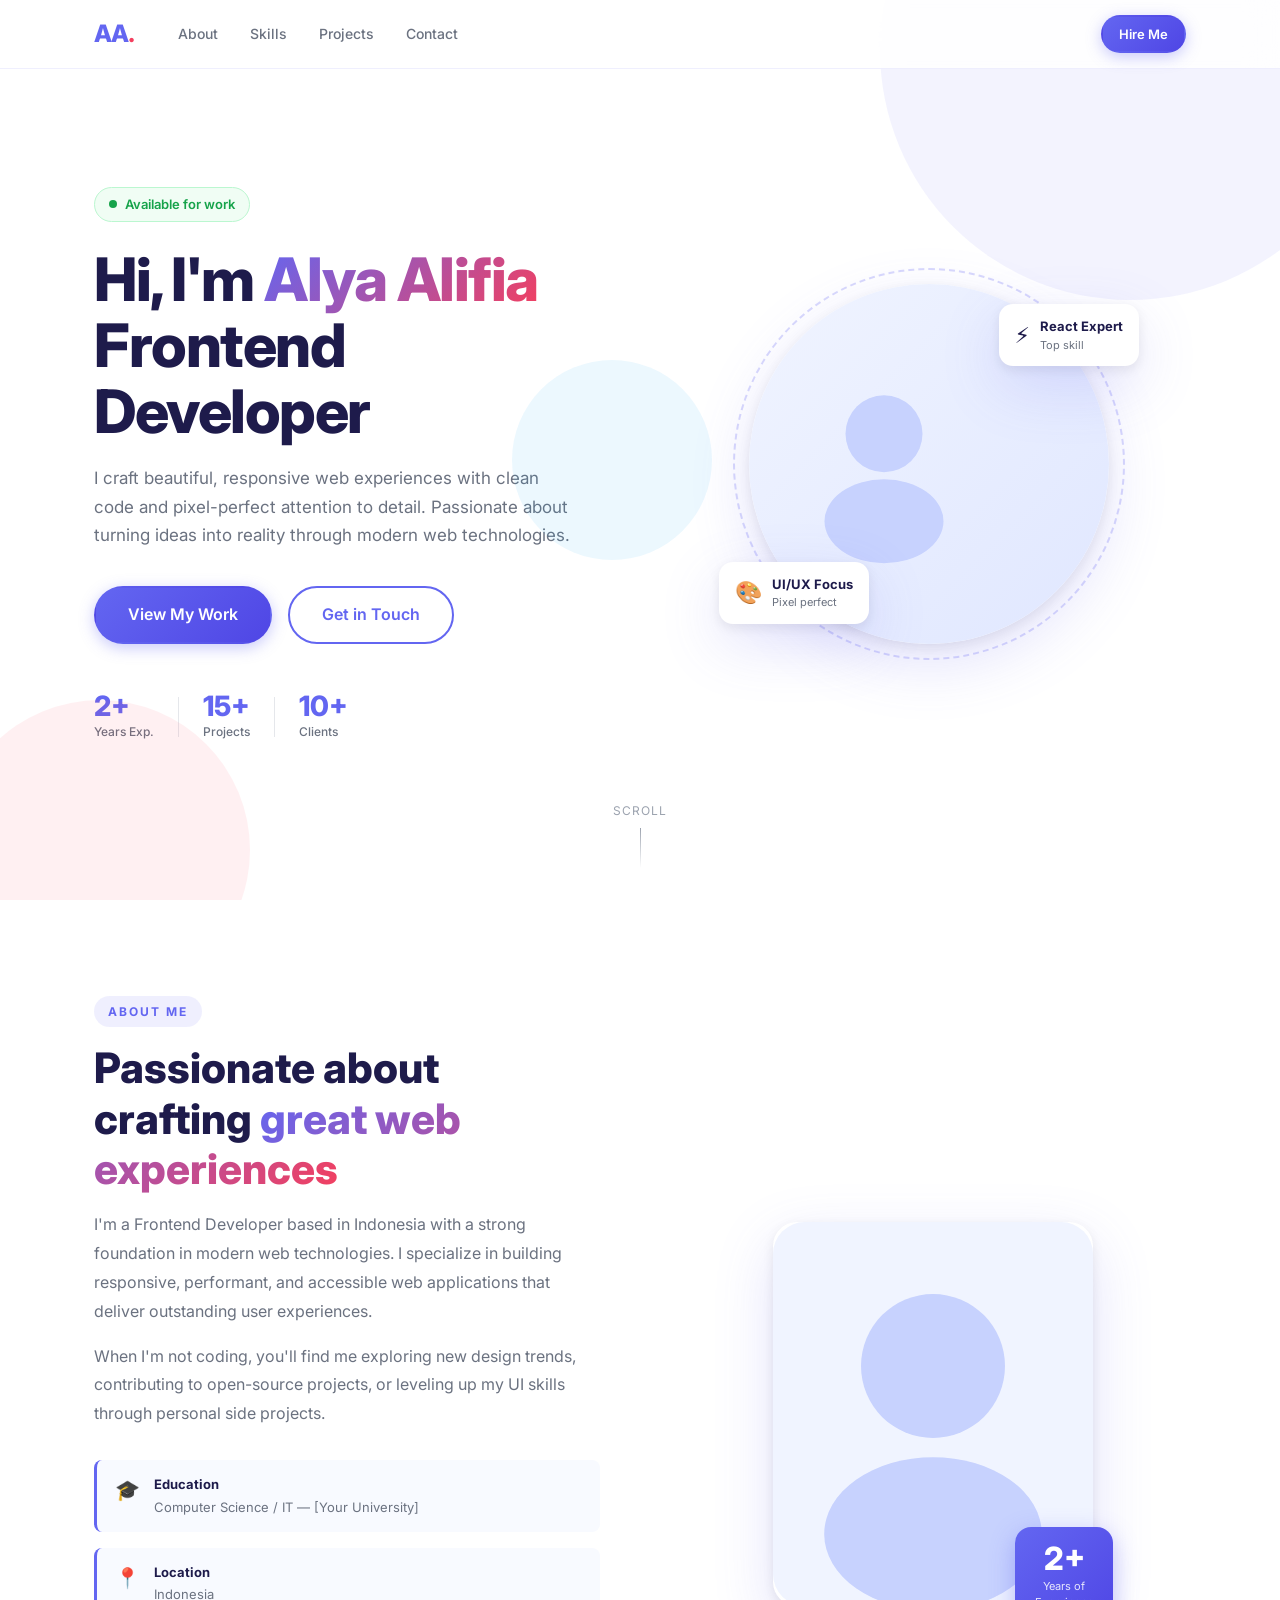
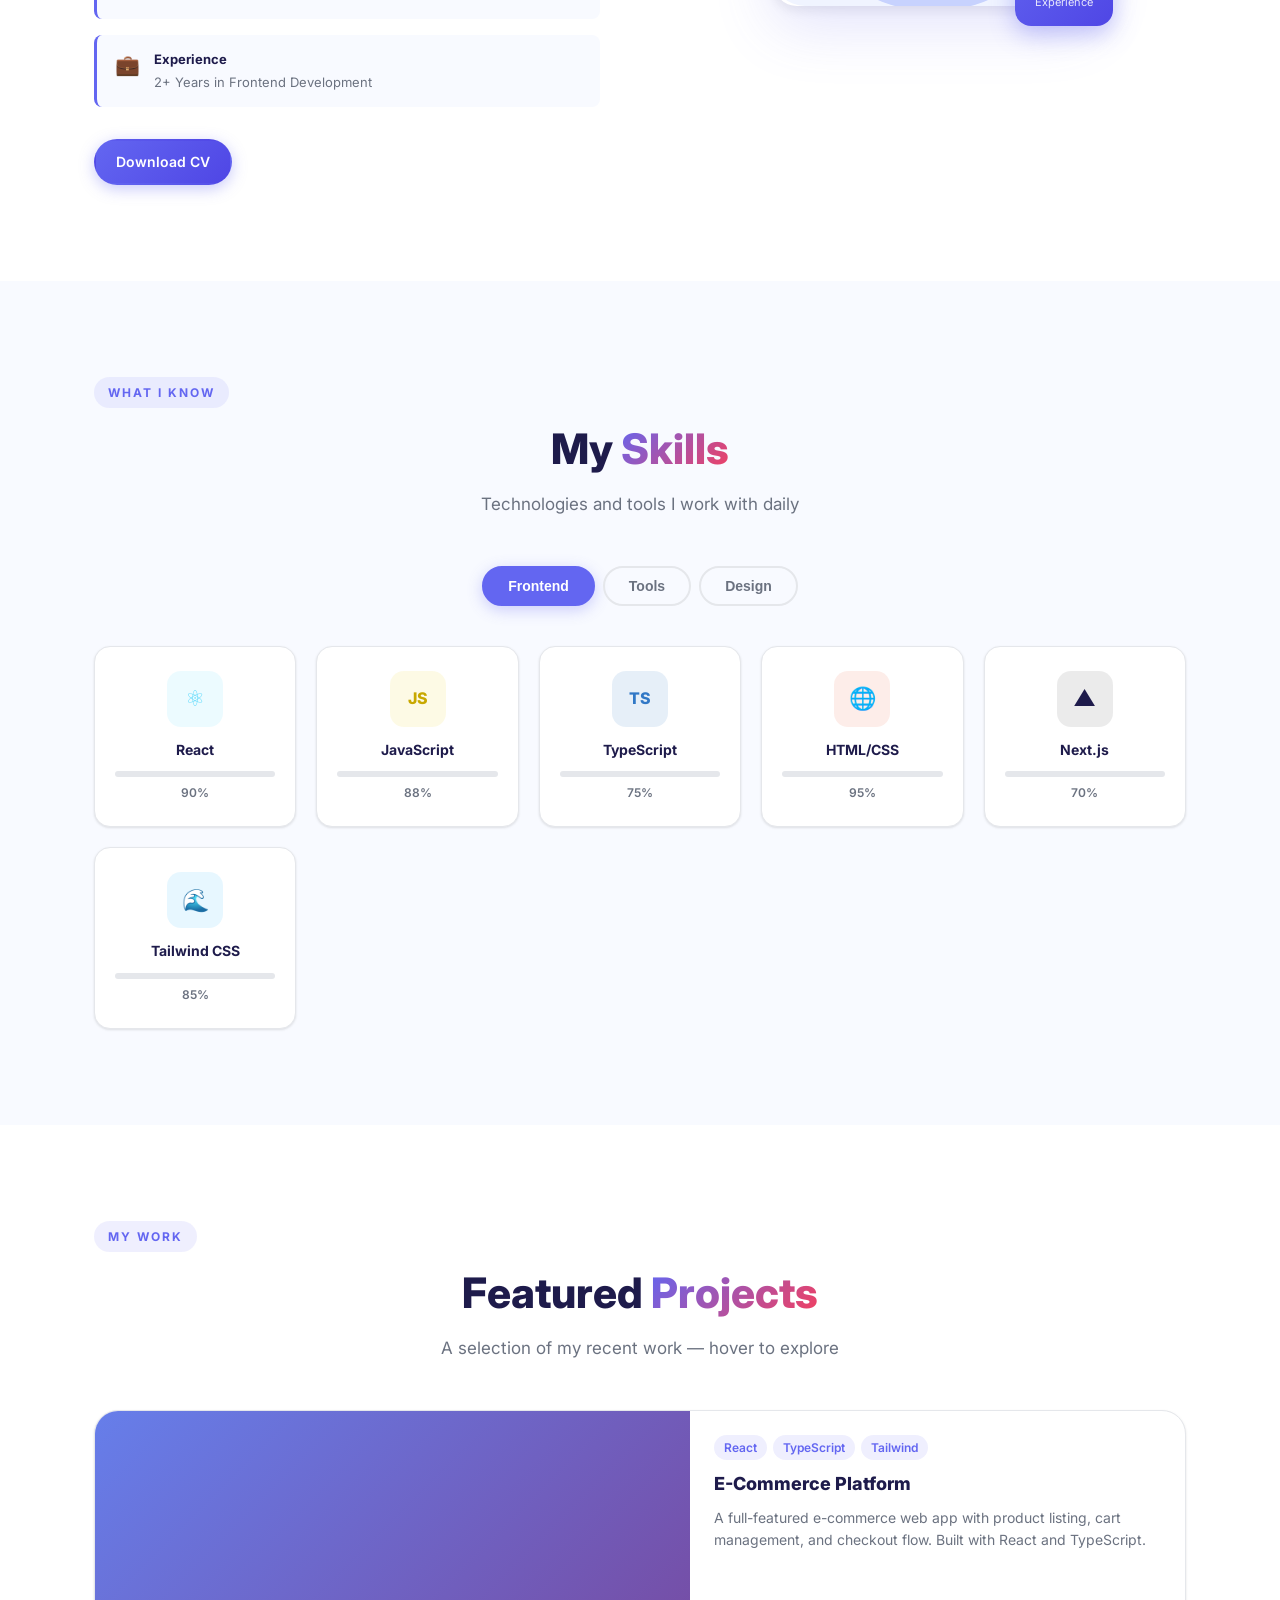
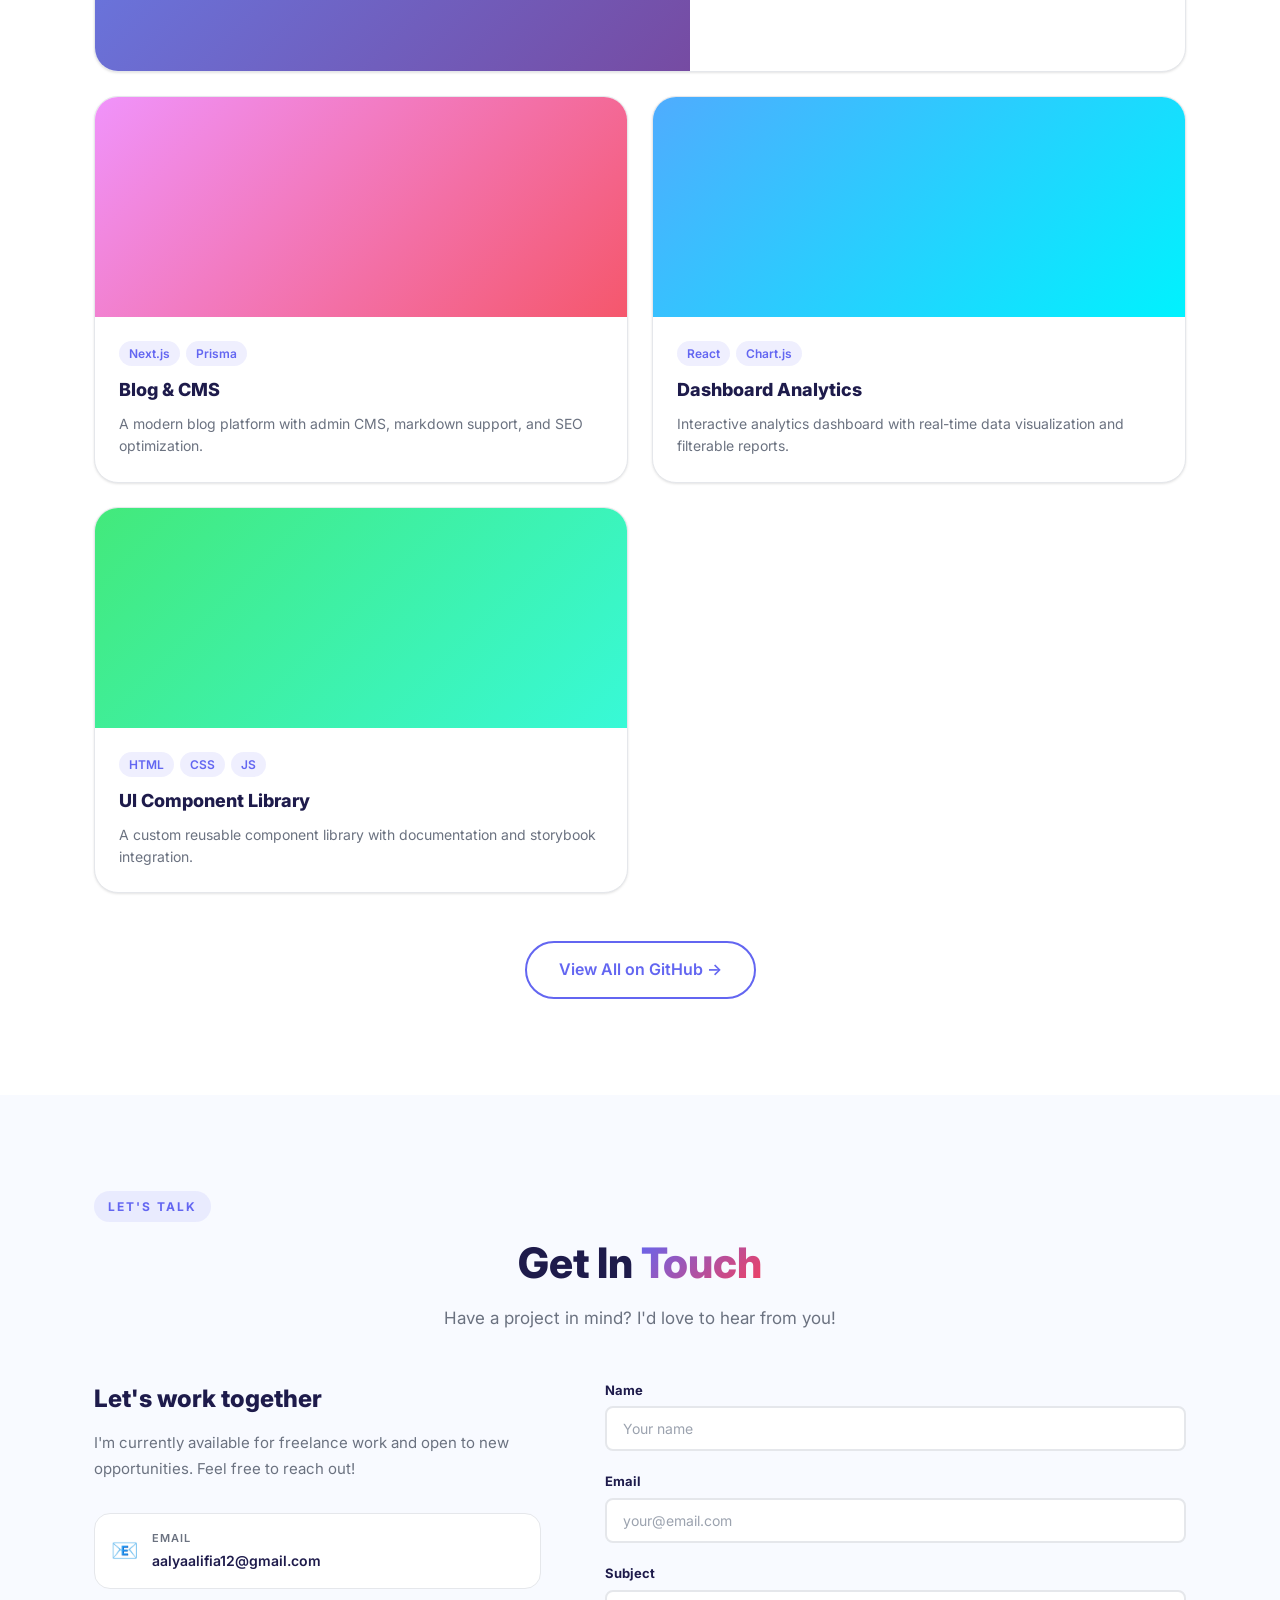
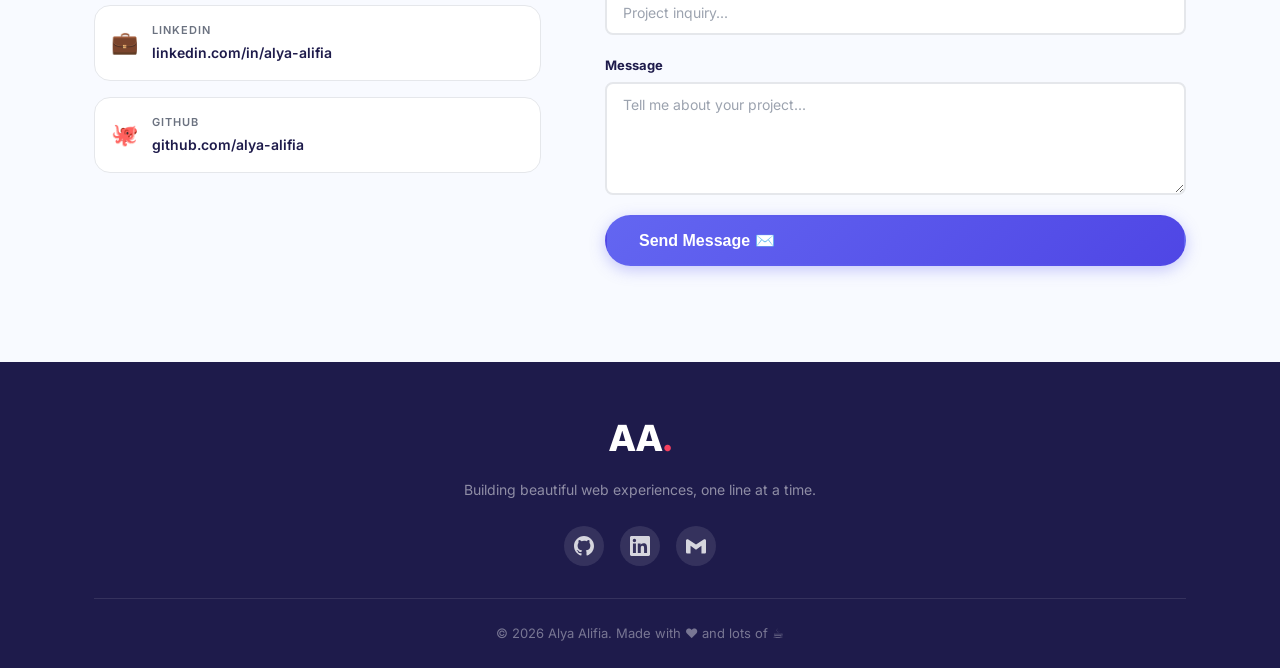
<file: portfolio-alya/index.html>
<!DOCTYPE html>
<html lang="id">
<head>
  <meta charset="UTF-8" />
  <meta name="viewport" content="width=device-width, initial-scale=1.0" />
  <title>Alya Alifia — Frontend Developer</title>
  <link rel="preconnect" href="https://fonts.googleapis.com" />
  <link rel="preconnect" href="https://fonts.gstatic.com" crossorigin />
  <link href="https://fonts.googleapis.com/css2?family=Inter:wght@300;400;500;600;700;800&family=Playfair+Display:wght@700;800&display=swap" rel="stylesheet" />
  <link rel="stylesheet" href="style.css" />
</head>
<body>

  <!-- NAVBAR -->
  <nav class="navbar" id="navbar">
    <div class="nav-container">
      <a href="#" class="nav-logo">AA<span class="logo-dot">.</span></a>
      <ul class="nav-links">
        <li><a href="#about">About</a></li>
        <li><a href="#skills">Skills</a></li>
        <li><a href="#projects">Projects</a></li>
        <li><a href="#contact">Contact</a></li>
      </ul>
      <a href="#contact" class="btn btn-primary btn-sm">Hire Me</a>
      <button class="nav-hamburger" id="hamburger" aria-label="Toggle menu">
        <span></span><span></span><span></span>
      </button>
    </div>
    <!-- Mobile Menu -->
    <div class="mobile-menu" id="mobileMenu">
      <ul>
        <li><a href="#about" class="mobile-link">About</a></li>
        <li><a href="#skills" class="mobile-link">Skills</a></li>
        <li><a href="#projects" class="mobile-link">Projects</a></li>
        <li><a href="#contact" class="mobile-link">Contact</a></li>
        <li><a href="#contact" class="btn btn-primary" style="display:inline-block;margin-top:8px;">Hire Me</a></li>
      </ul>
    </div>
  </nav>

  <!-- HERO -->
  <section class="hero" id="home">
    <div class="hero-bg-shapes">
      <div class="shape shape-1"></div>
      <div class="shape shape-2"></div>
      <div class="shape shape-3"></div>
    </div>
    <div class="container hero-content">
      <div class="hero-text">
        <div class="hero-badge">
          <span class="badge-dot"></span>
          Available for work
        </div>
        <h1 class="hero-title">
          Hi, I'm <span class="text-gradient">Alya Alifia</span>
          <br />Frontend Developer
        </h1>
        <p class="hero-desc">
          I craft beautiful, responsive web experiences with clean code 
          and pixel-perfect attention to detail. Passionate about turning 
          ideas into reality through modern web technologies.
        </p>
        <div class="hero-actions">
          <a href="#projects" class="btn btn-primary btn-lg">View My Work</a>
          <a href="#contact" class="btn btn-outline btn-lg">Get in Touch</a>
        </div>
        <div class="hero-stats">
          <div class="stat">
            <span class="stat-num">2+</span>
            <span class="stat-label">Years Exp.</span>
          </div>
          <div class="stat-divider"></div>
          <div class="stat">
            <span class="stat-num">15+</span>
            <span class="stat-label">Projects</span>
          </div>
          <div class="stat-divider"></div>
          <div class="stat">
            <span class="stat-num">10+</span>
            <span class="stat-label">Clients</span>
          </div>
        </div>
      </div>
      <div class="hero-visual">
        <div class="avatar-wrapper">
          <div class="avatar-ring"></div>
          <div class="avatar-container">
            <div class="avatar-placeholder">
              <svg viewBox="0 0 120 120" fill="none" xmlns="http://www.w3.org/2000/svg">
                <circle cx="60" cy="45" r="22" fill="#c7d2fe"/>
                <ellipse cx="60" cy="95" rx="34" ry="24" fill="#c7d2fe"/>
              </svg>
            </div>
          </div>
          <div class="floating-card card-top">
            <span class="card-icon">⚡</span>
            <div>
              <div class="card-title">React Expert</div>
              <div class="card-sub">Top skill</div>
            </div>
          </div>
          <div class="floating-card card-bottom">
            <span class="card-icon">🎨</span>
            <div>
              <div class="card-title">UI/UX Focus</div>
              <div class="card-sub">Pixel perfect</div>
            </div>
          </div>
        </div>
      </div>
    </div>
    <div class="scroll-indicator">
      <span>Scroll</span>
      <div class="scroll-line"></div>
    </div>
  </section>

  <!-- ABOUT -->
  <section class="section" id="about">
    <div class="container">
      <div class="section-label">About Me</div>
      <div class="about-grid">
        <div class="about-text">
          <h2 class="section-title">Passionate about crafting <span class="text-gradient">great web experiences</span></h2>
          <p>
            I'm a Frontend Developer based in Indonesia with a strong foundation in 
            modern web technologies. I specialize in building responsive, 
            performant, and accessible web applications that deliver outstanding user experiences.
          </p>
          <p>
            When I'm not coding, you'll find me exploring new design trends, 
            contributing to open-source projects, or leveling up my UI skills 
            through personal side projects.
          </p>
          <div class="about-highlights">
            <div class="highlight-item">
              <div class="highlight-icon">🎓</div>
              <div>
                <div class="highlight-title">Education</div>
                <div class="highlight-sub">Computer Science / IT — [Your University]</div>
              </div>
            </div>
            <div class="highlight-item">
              <div class="highlight-icon">📍</div>
              <div>
                <div class="highlight-title">Location</div>
                <div class="highlight-sub">Indonesia</div>
              </div>
            </div>
            <div class="highlight-item">
              <div class="highlight-icon">💼</div>
              <div>
                <div class="highlight-title">Experience</div>
                <div class="highlight-sub">2+ Years in Frontend Development</div>
              </div>
            </div>
          </div>
          <a href="#" class="btn btn-primary" download>Download CV</a>
        </div>
        <div class="about-image-col">
          <div class="about-card-visual">
            <div class="about-img-placeholder">
              <svg viewBox="0 0 200 240" fill="none" xmlns="http://www.w3.org/2000/svg">
                <rect width="200" height="240" rx="20" fill="#f0f4ff"/>
                <circle cx="100" cy="90" r="45" fill="#c7d2fe"/>
                <ellipse cx="100" cy="195" rx="68" ry="48" fill="#c7d2fe"/>
              </svg>
            </div>
            <div class="experience-badge">
              <div class="exp-num">2+</div>
              <div class="exp-label">Years of<br>Experience</div>
            </div>
          </div>
        </div>
      </div>
    </div>
  </section>

  <!-- SKILLS -->
  <section class="section section-alt" id="skills">
    <div class="container">
      <div class="section-label">What I Know</div>
      <h2 class="section-title text-center">My <span class="text-gradient">Skills</span></h2>
      <p class="section-desc text-center">Technologies and tools I work with daily</p>

      <div class="skills-tabs">
        <button class="tab-btn active" data-tab="frontend">Frontend</button>
        <button class="tab-btn" data-tab="tools">Tools</button>
        <button class="tab-btn" data-tab="design">Design</button>
      </div>

      <div class="tab-content active" id="tab-frontend">
        <div class="skills-grid">
          <div class="skill-card">
            <div class="skill-icon skill-react">⚛️</div>
            <div class="skill-name">React</div>
            <div class="skill-bar"><div class="skill-fill" style="--w:90%"></div></div>
            <div class="skill-pct">90%</div>
          </div>
          <div class="skill-card">
            <div class="skill-icon skill-js">JS</div>
            <div class="skill-name">JavaScript</div>
            <div class="skill-bar"><div class="skill-fill" style="--w:88%"></div></div>
            <div class="skill-pct">88%</div>
          </div>
          <div class="skill-card">
            <div class="skill-icon skill-ts">TS</div>
            <div class="skill-name">TypeScript</div>
            <div class="skill-bar"><div class="skill-fill" style="--w:75%"></div></div>
            <div class="skill-pct">75%</div>
          </div>
          <div class="skill-card">
            <div class="skill-icon skill-html">🌐</div>
            <div class="skill-name">HTML/CSS</div>
            <div class="skill-bar"><div class="skill-fill" style="--w:95%"></div></div>
            <div class="skill-pct">95%</div>
          </div>
          <div class="skill-card">
            <div class="skill-icon skill-next">▲</div>
            <div class="skill-name">Next.js</div>
            <div class="skill-bar"><div class="skill-fill" style="--w:70%"></div></div>
            <div class="skill-pct">70%</div>
          </div>
          <div class="skill-card">
            <div class="skill-icon skill-tailwind">🌊</div>
            <div class="skill-name">Tailwind CSS</div>
            <div class="skill-bar"><div class="skill-fill" style="--w:85%"></div></div>
            <div class="skill-pct">85%</div>
          </div>
        </div>
      </div>

      <div class="tab-content" id="tab-tools">
        <div class="skills-grid">
          <div class="skill-card">
            <div class="skill-icon skill-git">🔀</div>
            <div class="skill-name">Git / GitHub</div>
            <div class="skill-bar"><div class="skill-fill" style="--w:85%"></div></div>
            <div class="skill-pct">85%</div>
          </div>
          <div class="skill-card">
            <div class="skill-icon skill-vscode">💻</div>
            <div class="skill-name">VS Code</div>
            <div class="skill-bar"><div class="skill-fill" style="--w:95%"></div></div>
            <div class="skill-pct">95%</div>
          </div>
          <div class="skill-card">
            <div class="skill-icon skill-npm">📦</div>
            <div class="skill-name">npm / pnpm</div>
            <div class="skill-bar"><div class="skill-fill" style="--w:80%"></div></div>
            <div class="skill-pct">80%</div>
          </div>
          <div class="skill-card">
            <div class="skill-icon skill-vite">⚡</div>
            <div class="skill-name">Vite</div>
            <div class="skill-bar"><div class="skill-fill" style="--w:78%"></div></div>
            <div class="skill-pct">78%</div>
          </div>
        </div>
      </div>

      <div class="tab-content" id="tab-design">
        <div class="skills-grid">
          <div class="skill-card">
            <div class="skill-icon skill-figma">🎨</div>
            <div class="skill-name">Figma</div>
            <div class="skill-bar"><div class="skill-fill" style="--w:80%"></div></div>
            <div class="skill-pct">80%</div>
          </div>
          <div class="skill-card">
            <div class="skill-icon skill-ps">Ps</div>
            <div class="skill-name">Photoshop</div>
            <div class="skill-bar"><div class="skill-fill" style="--w:60%"></div></div>
            <div class="skill-pct">60%</div>
          </div>
          <div class="skill-card">
            <div class="skill-icon skill-ai">Ai</div>
            <div class="skill-name">Illustrator</div>
            <div class="skill-bar"><div class="skill-fill" style="--w:55%"></div></div>
            <div class="skill-pct">55%</div>
          </div>
        </div>
      </div>
    </div>
  </section>

  <!-- PROJECTS -->
  <section class="section" id="projects">
    <div class="container">
      <div class="section-label">My Work</div>
      <h2 class="section-title text-center">Featured <span class="text-gradient">Projects</span></h2>
      <p class="section-desc text-center">A selection of my recent work — hover to explore</p>

      <div class="projects-grid">

        <div class="project-card featured">
          <div class="project-img project-img-1">
            <div class="project-overlay">
              <a href="#" class="btn btn-white btn-sm">Live Demo</a>
              <a href="#" class="btn btn-outline-white btn-sm">GitHub</a>
            </div>
          </div>
          <div class="project-info">
            <div class="project-tags">
              <span class="tag">React</span>
              <span class="tag">TypeScript</span>
              <span class="tag">Tailwind</span>
            </div>
            <h3 class="project-title">E-Commerce Platform</h3>
            <p class="project-desc">A full-featured e-commerce web app with product listing, cart management, and checkout flow. Built with React and TypeScript.</p>
          </div>
        </div>

        <div class="project-card">
          <div class="project-img project-img-2">
            <div class="project-overlay">
              <a href="#" class="btn btn-white btn-sm">Live Demo</a>
              <a href="#" class="btn btn-outline-white btn-sm">GitHub</a>
            </div>
          </div>
          <div class="project-info">
            <div class="project-tags">
              <span class="tag">Next.js</span>
              <span class="tag">Prisma</span>
            </div>
            <h3 class="project-title">Blog & CMS</h3>
            <p class="project-desc">A modern blog platform with admin CMS, markdown support, and SEO optimization.</p>
          </div>
        </div>

        <div class="project-card">
          <div class="project-img project-img-3">
            <div class="project-overlay">
              <a href="#" class="btn btn-white btn-sm">Live Demo</a>
              <a href="#" class="btn btn-outline-white btn-sm">GitHub</a>
            </div>
          </div>
          <div class="project-info">
            <div class="project-tags">
              <span class="tag">React</span>
              <span class="tag">Chart.js</span>
            </div>
            <h3 class="project-title">Dashboard Analytics</h3>
            <p class="project-desc">Interactive analytics dashboard with real-time data visualization and filterable reports.</p>
          </div>
        </div>

        <div class="project-card">
          <div class="project-img project-img-4">
            <div class="project-overlay">
              <a href="#" class="btn btn-white btn-sm">Live Demo</a>
              <a href="#" class="btn btn-outline-white btn-sm">GitHub</a>
            </div>
          </div>
          <div class="project-info">
            <div class="project-tags">
              <span class="tag">HTML</span>
              <span class="tag">CSS</span>
              <span class="tag">JS</span>
            </div>
            <h3 class="project-title">UI Component Library</h3>
            <p class="project-desc">A custom reusable component library with documentation and storybook integration.</p>
          </div>
        </div>

      </div>

      <div class="text-center" style="margin-top:48px">
        <a href="https://github.com/" class="btn btn-outline btn-lg" target="_blank">View All on GitHub →</a>
      </div>
    </div>
  </section>

  <!-- CONTACT -->
  <section class="section section-alt" id="contact">
    <div class="container">
      <div class="section-label">Let's Talk</div>
      <h2 class="section-title text-center">Get In <span class="text-gradient">Touch</span></h2>
      <p class="section-desc text-center">Have a project in mind? I'd love to hear from you!</p>

      <div class="contact-grid">
        <div class="contact-info">
          <h3>Let's work together</h3>
          <p>I'm currently available for freelance work and open to new opportunities. Feel free to reach out!</p>
          <div class="contact-links">
            <a href="mailto:aalyaalifia12@gmail.com" class="contact-link">
              <div class="contact-link-icon">📧</div>
              <div>
                <div class="contact-link-label">Email</div>
                <div class="contact-link-val">aalyaalifia12@gmail.com</div>
              </div>
            </a>
            <a href="https://linkedin.com/in/" class="contact-link" target="_blank">
              <div class="contact-link-icon">💼</div>
              <div>
                <div class="contact-link-label">LinkedIn</div>
                <div class="contact-link-val">linkedin.com/in/alya-alifia</div>
              </div>
            </a>
            <a href="https://github.com/" class="contact-link" target="_blank">
              <div class="contact-link-icon">🐙</div>
              <div>
                <div class="contact-link-label">GitHub</div>
                <div class="contact-link-val">github.com/alya-alifia</div>
              </div>
            </a>
          </div>
        </div>

        <form class="contact-form" id="contactForm">
          <div class="form-group">
            <label for="name">Name</label>
            <input type="text" id="name" placeholder="Your name" required />
          </div>
          <div class="form-group">
            <label for="email">Email</label>
            <input type="email" id="email" placeholder="your@email.com" required />
          </div>
          <div class="form-group">
            <label for="subject">Subject</label>
            <input type="text" id="subject" placeholder="Project inquiry..." />
          </div>
          <div class="form-group">
            <label for="message">Message</label>
            <textarea id="message" rows="5" placeholder="Tell me about your project..." required></textarea>
          </div>
          <button type="submit" class="btn btn-primary btn-lg" style="width:100%">Send Message ✉️</button>
          <div class="form-success" id="formSuccess">
            ✅ Message sent! I'll get back to you soon.
          </div>
        </form>
      </div>
    </div>
  </section>

  <!-- FOOTER -->
  <footer class="footer">
    <div class="container">
      <div class="footer-content">
        <div class="footer-logo">AA<span class="logo-dot">.</span></div>
        <p class="footer-tagline">Building beautiful web experiences, one line at a time.</p>
        <div class="footer-socials">
          <a href="https://github.com/" target="_blank" aria-label="GitHub">
            <svg width="20" height="20" viewBox="0 0 24 24" fill="currentColor"><path d="M12 0C5.374 0 0 5.373 0 12c0 5.302 3.438 9.8 8.207 11.387.599.111.793-.261.793-.577v-2.234c-3.338.726-4.033-1.416-4.033-1.416-.546-1.387-1.333-1.756-1.333-1.756-1.089-.745.083-.729.083-.729 1.205.084 1.839 1.237 1.839 1.237 1.07 1.834 2.807 1.304 3.492.997.107-.775.418-1.305.762-1.604-2.665-.305-5.467-1.334-5.467-5.931 0-1.311.469-2.381 1.236-3.221-.124-.303-.535-1.524.117-3.176 0 0 1.008-.322 3.301 1.23A11.509 11.509 0 0 1 12 5.803c1.02.005 2.047.138 3.006.404 2.291-1.552 3.297-1.23 3.297-1.23.653 1.653.242 2.874.118 3.176.77.84 1.235 1.911 1.235 3.221 0 4.609-2.807 5.624-5.479 5.921.43.372.823 1.102.823 2.222v3.293c0 .319.192.694.801.576C20.566 21.797 24 17.3 24 12c0-6.627-5.373-12-12-12z"/></svg>
          </a>
          <a href="https://linkedin.com/" target="_blank" aria-label="LinkedIn">
            <svg width="20" height="20" viewBox="0 0 24 24" fill="currentColor"><path d="M20.447 20.452h-3.554v-5.569c0-1.328-.027-3.037-1.852-3.037-1.853 0-2.136 1.445-2.136 2.939v5.667H9.351V9h3.414v1.561h.046c.477-.9 1.637-1.85 3.37-1.85 3.601 0 4.267 2.37 4.267 5.455v6.286zM5.337 7.433a2.062 2.062 0 0 1-2.063-2.065 2.064 2.064 0 1 1 2.063 2.065zm1.782 13.019H3.555V9h3.564v11.452zM22.225 0H1.771C.792 0 0 .774 0 1.729v20.542C0 23.227.792 24 1.771 24h20.451C23.2 24 24 23.227 24 22.271V1.729C24 .774 23.2 0 22.222 0h.003z"/></svg>
          </a>
          <a href="mailto:aalyaalifia12@gmail.com" aria-label="Email">
            <svg width="20" height="20" viewBox="0 0 24 24" fill="currentColor"><path d="M24 5.457v13.909c0 .904-.732 1.636-1.636 1.636h-3.819V11.73L12 16.64l-6.545-4.91v9.273H1.636A1.636 1.636 0 0 1 0 19.366V5.457c0-.9.732-1.636 1.636-1.636h.709L12 10.09l9.655-6.27h.709A1.636 1.636 0 0 1 24 5.457z"/></svg>
          </a>
        </div>
      </div>
      <div class="footer-bottom">
        <p>© 2026 Alya Alifia. Made with ❤️ and lots of ☕</p>
      </div>
    </div>
  </footer>

  <script src="main.js"></script>
</body>
</html>
</file>
<file: portfolio-alya/style.css>
/* =============================================
   PORTFOLIO ALYA ALIFIA — STYLE.CSS
   ============================================= */

/* --- Reset & Variables --- */
*, *::before, *::after { box-sizing: border-box; margin: 0; padding: 0; }

:root {
  --primary: #6366f1;
  --primary-light: #818cf8;
  --primary-dark: #4f46e5;
  --secondary: #f43f5e;
  --accent: #0ea5e9;
  --bg: #ffffff;
  --bg-alt: #f8faff;
  --bg-card: #ffffff;
  --text: #1e1b4b;
  --text-muted: #6b7280;
  --text-light: #9ca3af;
  --border: #e5e7eb;
  --shadow-sm: 0 1px 3px rgba(0,0,0,.08), 0 1px 2px rgba(0,0,0,.04);
  --shadow: 0 4px 16px rgba(99,102,241,.12), 0 1px 4px rgba(0,0,0,.06);
  --shadow-lg: 0 20px 60px rgba(99,102,241,.18), 0 4px 12px rgba(0,0,0,.08);
  --radius: 16px;
  --radius-sm: 8px;
  --radius-lg: 24px;
  --transition: all .25s cubic-bezier(.4,0,.2,1);
  --font: 'Inter', system-ui, sans-serif;
  --font-display: 'Playfair Display', serif;
}

html { scroll-behavior: smooth; }

body {
  font-family: var(--font);
  color: var(--text);
  background: var(--bg);
  line-height: 1.6;
  overflow-x: hidden;
}

/* --- Utilities --- */
.container { width: 100%; max-width: 1140px; margin: 0 auto; padding: 0 24px; }
.text-center { text-align: center; }
.text-gradient {
  background: linear-gradient(135deg, var(--primary), var(--secondary));
  -webkit-background-clip: text;
  -webkit-text-fill-color: transparent;
  background-clip: text;
}

/* --- Buttons --- */
.btn {
  display: inline-flex;
  align-items: center;
  gap: 8px;
  padding: 10px 20px;
  border-radius: 50px;
  font-weight: 600;
  font-size: 14px;
  cursor: pointer;
  border: 2px solid transparent;
  transition: var(--transition);
  text-decoration: none;
  white-space: nowrap;
}
.btn-primary {
  background: linear-gradient(135deg, var(--primary), var(--primary-dark));
  color: #fff;
  box-shadow: 0 4px 15px rgba(99,102,241,.35);
}
.btn-primary:hover {
  transform: translateY(-2px);
  box-shadow: 0 8px 25px rgba(99,102,241,.45);
}
.btn-outline {
  background: transparent;
  color: var(--primary);
  border-color: var(--primary);
}
.btn-outline:hover {
  background: var(--primary);
  color: #fff;
  transform: translateY(-2px);
}
.btn-outline-white {
  background: transparent;
  color: #fff;
  border-color: rgba(255,255,255,.7);
}
.btn-outline-white:hover { background: rgba(255,255,255,.15); }
.btn-white {
  background: #fff;
  color: var(--primary);
}
.btn-white:hover { background: var(--primary); color: #fff; }
.btn-sm { padding: 7px 16px; font-size: 13px; }
.btn-lg { padding: 14px 32px; font-size: 16px; }

/* --- Navbar --- */
.navbar {
  position: fixed;
  top: 0;
  left: 0;
  right: 0;
  z-index: 1000;
  background: rgba(255,255,255,.85);
  backdrop-filter: blur(16px);
  -webkit-backdrop-filter: blur(16px);
  border-bottom: 1px solid rgba(99,102,241,.1);
  transition: var(--transition);
}
.navbar.scrolled {
  background: rgba(255,255,255,.95);
  box-shadow: var(--shadow);
}
.nav-container {
  display: flex;
  align-items: center;
  gap: 32px;
  height: 68px;
  max-width: 1140px;
  margin: 0 auto;
  padding: 0 24px;
}
.nav-logo {
  font-size: 24px;
  font-weight: 800;
  color: var(--primary);
  text-decoration: none;
  flex-shrink: 0;
  letter-spacing: -1px;
}
.logo-dot { color: var(--secondary); }
.nav-links {
  display: flex;
  list-style: none;
  gap: 8px;
  flex: 1;
}
.nav-links a {
  text-decoration: none;
  color: var(--text-muted);
  font-weight: 500;
  font-size: 14px;
  padding: 6px 12px;
  border-radius: 8px;
  transition: var(--transition);
}
.nav-links a:hover {
  color: var(--primary);
  background: rgba(99,102,241,.08);
}
.nav-hamburger {
  display: none;
  flex-direction: column;
  gap: 5px;
  background: none;
  border: none;
  cursor: pointer;
  padding: 4px;
  margin-left: auto;
}
.nav-hamburger span {
  display: block;
  width: 24px;
  height: 2px;
  background: var(--text);
  border-radius: 2px;
  transition: var(--transition);
}
.mobile-menu {
  display: none;
  padding: 16px 24px 20px;
  border-top: 1px solid var(--border);
}
.mobile-menu.open { display: block; }
.mobile-menu ul { list-style: none; display: flex; flex-direction: column; gap: 4px; }
.mobile-link {
  display: block;
  padding: 10px 12px;
  color: var(--text-muted);
  text-decoration: none;
  font-weight: 500;
  border-radius: 8px;
  transition: var(--transition);
}
.mobile-link:hover { color: var(--primary); background: rgba(99,102,241,.08); }

/* --- Section Base --- */
.section { padding: 96px 0; }
.section-alt { background: var(--bg-alt); }
.section-label {
  display: inline-block;
  background: rgba(99,102,241,.1);
  color: var(--primary);
  font-size: 12px;
  font-weight: 700;
  letter-spacing: 2px;
  text-transform: uppercase;
  padding: 6px 14px;
  border-radius: 50px;
  margin-bottom: 16px;
}
.section-title {
  font-size: clamp(28px, 4vw, 42px);
  font-weight: 800;
  line-height: 1.2;
  margin-bottom: 16px;
  color: var(--text);
}
.section-desc {
  color: var(--text-muted);
  font-size: 17px;
  max-width: 540px;
  margin: 0 auto 48px;
}

/* --- HERO --- */
.hero {
  position: relative;
  min-height: 100vh;
  display: flex;
  align-items: center;
  overflow: hidden;
  padding-top: 68px;
}
.hero-bg-shapes {
  position: absolute;
  inset: 0;
  pointer-events: none;
  overflow: hidden;
}
.shape {
  position: absolute;
  border-radius: 50%;
  opacity: .08;
  animation: float 8s ease-in-out infinite;
}
.shape-1 {
  width: 500px; height: 500px;
  background: var(--primary);
  top: -200px; right: -100px;
  animation-delay: 0s;
}
.shape-2 {
  width: 300px; height: 300px;
  background: var(--secondary);
  bottom: -100px; left: -50px;
  animation-delay: 3s;
}
.shape-3 {
  width: 200px; height: 200px;
  background: var(--accent);
  top: 40%; left: 40%;
  animation-delay: 6s;
}
@keyframes float {
  0%, 100% { transform: translateY(0) scale(1); }
  50% { transform: translateY(-30px) scale(1.05); }
}

.hero-content {
  display: grid;
  grid-template-columns: 1fr 1fr;
  gap: 64px;
  align-items: center;
  padding-top: 40px;
  padding-bottom: 80px;
}
.hero-badge {
  display: inline-flex;
  align-items: center;
  gap: 8px;
  background: #f0fdf4;
  color: #16a34a;
  font-size: 13px;
  font-weight: 600;
  padding: 6px 14px;
  border-radius: 50px;
  border: 1px solid #bbf7d0;
  margin-bottom: 24px;
}
.badge-dot {
  width: 8px;
  height: 8px;
  background: #16a34a;
  border-radius: 50%;
  animation: pulse 2s ease infinite;
}
@keyframes pulse {
  0%, 100% { opacity: 1; transform: scale(1); }
  50% { opacity: .6; transform: scale(.8); }
}
.hero-title {
  font-size: clamp(36px, 5vw, 60px);
  font-weight: 800;
  line-height: 1.1;
  margin-bottom: 20px;
  letter-spacing: -1.5px;
}
.hero-desc {
  font-size: 17px;
  color: var(--text-muted);
  line-height: 1.7;
  margin-bottom: 36px;
  max-width: 480px;
}
.hero-actions { display: flex; gap: 16px; flex-wrap: wrap; margin-bottom: 48px; }
.hero-stats { display: flex; align-items: center; gap: 24px; }
.stat { display: flex; flex-direction: column; }
.stat-num { font-size: 28px; font-weight: 800; color: var(--primary); line-height: 1; }
.stat-label { font-size: 12px; color: var(--text-muted); font-weight: 500; margin-top: 2px; }
.stat-divider { width: 1px; height: 40px; background: var(--border); }

/* Avatar / Hero Visual */
.hero-visual { display: flex; justify-content: center; align-items: center; }
.avatar-wrapper { position: relative; width: 360px; height: 360px; }
.avatar-ring {
  position: absolute;
  inset: -16px;
  border-radius: 50%;
  border: 2px dashed rgba(99,102,241,.25);
  animation: spin 20s linear infinite;
}
@keyframes spin { to { transform: rotate(360deg); } }
.avatar-container {
  width: 100%;
  height: 100%;
  border-radius: 50%;
  background: linear-gradient(135deg, #f0f4ff 0%, #e0e7ff 100%);
  overflow: hidden;
  box-shadow: var(--shadow-lg);
  display: flex;
  align-items: center;
  justify-content: center;
}
.avatar-placeholder svg { width: 70%; height: 70%; }
.floating-card {
  position: absolute;
  display: flex;
  align-items: center;
  gap: 10px;
  background: #fff;
  border-radius: 14px;
  padding: 12px 16px;
  box-shadow: var(--shadow-lg);
  font-size: 13px;
  animation: floatCard 4s ease-in-out infinite;
}
.card-top { top: 20px; right: -30px; animation-delay: 0s; }
.card-bottom { bottom: 20px; left: -30px; animation-delay: 2s; }
@keyframes floatCard {
  0%, 100% { transform: translateY(0); }
  50% { transform: translateY(-8px); }
}
.card-icon { font-size: 22px; }
.card-title { font-weight: 700; color: var(--text); font-size: 13px; }
.card-sub { font-size: 11px; color: var(--text-muted); }

.scroll-indicator {
  position: absolute;
  bottom: 32px;
  left: 50%;
  transform: translateX(-50%);
  display: flex;
  flex-direction: column;
  align-items: center;
  gap: 8px;
  color: var(--text-light);
  font-size: 12px;
  letter-spacing: 1px;
  text-transform: uppercase;
}
.scroll-line {
  width: 1px;
  height: 40px;
  background: linear-gradient(to bottom, var(--text-light), transparent);
  animation: scrollLine 2s ease-in-out infinite;
}
@keyframes scrollLine {
  0% { opacity: 0; transform: scaleY(0); transform-origin: top; }
  50% { opacity: 1; }
  100% { opacity: 0; transform: scaleY(1); transform-origin: bottom; }
}

/* --- ABOUT --- */
.about-grid {
  display: grid;
  grid-template-columns: 1fr 1fr;
  gap: 80px;
  align-items: center;
}
.about-text p {
  color: var(--text-muted);
  margin-bottom: 16px;
  font-size: 16px;
  line-height: 1.8;
}
.about-highlights { margin: 32px 0; display: flex; flex-direction: column; gap: 16px; }
.highlight-item {
  display: flex;
  align-items: flex-start;
  gap: 14px;
  padding: 14px 18px;
  background: var(--bg-alt);
  border-radius: var(--radius-sm);
  border-left: 3px solid var(--primary);
}
.highlight-icon { font-size: 20px; flex-shrink: 0; }
.highlight-title { font-weight: 700; font-size: 13px; color: var(--text); }
.highlight-sub { font-size: 13px; color: var(--text-muted); margin-top: 2px; }

.about-image-col { display: flex; justify-content: center; }
.about-card-visual { position: relative; display: inline-block; }
.about-img-placeholder {
  width: 320px;
  border-radius: var(--radius-lg);
  overflow: hidden;
  box-shadow: var(--shadow-lg);
}
.about-img-placeholder svg { display: block; width: 100%; }
.experience-badge {
  position: absolute;
  bottom: -20px;
  right: -20px;
  background: linear-gradient(135deg, var(--primary), var(--primary-dark));
  color: #fff;
  border-radius: var(--radius);
  padding: 16px 20px;
  text-align: center;
  box-shadow: 0 8px 25px rgba(99,102,241,.4);
}
.exp-num { font-size: 32px; font-weight: 800; line-height: 1; }
.exp-label { font-size: 11px; opacity: .85; line-height: 1.4; margin-top: 4px; }

/* --- SKILLS --- */
.skills-tabs {
  display: flex;
  gap: 8px;
  justify-content: center;
  margin-bottom: 40px;
}
.tab-btn {
  padding: 10px 24px;
  border-radius: 50px;
  border: 2px solid var(--border);
  background: transparent;
  font-weight: 600;
  font-size: 14px;
  color: var(--text-muted);
  cursor: pointer;
  transition: var(--transition);
}
.tab-btn.active, .tab-btn:hover {
  background: var(--primary);
  border-color: var(--primary);
  color: #fff;
  box-shadow: 0 4px 15px rgba(99,102,241,.3);
}
.tab-content { display: none; }
.tab-content.active { display: block; }
.skills-grid {
  display: grid;
  grid-template-columns: repeat(auto-fill, minmax(200px, 1fr));
  gap: 20px;
}
.skill-card {
  background: var(--bg-card);
  border-radius: var(--radius);
  padding: 24px 20px;
  box-shadow: var(--shadow-sm);
  border: 1px solid var(--border);
  transition: var(--transition);
  text-align: center;
}
.skill-card:hover {
  transform: translateY(-4px);
  box-shadow: var(--shadow);
  border-color: var(--primary);
}
.skill-icon {
  width: 56px; height: 56px;
  border-radius: 14px;
  margin: 0 auto 12px;
  display: flex;
  align-items: center;
  justify-content: center;
  font-size: 22px;
  font-weight: 800;
  background: rgba(99,102,241,.08);
}
.skill-react { background: rgba(97,218,251,.12); color: #61dafb; }
.skill-js { background: rgba(240,219,79,.15); color: #c8a800; font-size: 16px; }
.skill-ts { background: rgba(49,120,198,.12); color: #3178c6; font-size: 16px; }
.skill-html { background: rgba(228,77,38,.1); }
.skill-next { background: rgba(0,0,0,.08); }
.skill-tailwind { background: rgba(56,189,248,.12); }
.skill-git { background: rgba(240,80,51,.1); }
.skill-vscode { background: rgba(23,114,186,.1); }
.skill-npm { background: rgba(203,56,55,.1); }
.skill-vite { background: rgba(100,108,255,.1); }
.skill-figma { background: rgba(241,101,36,.1); }
.skill-ps { background: rgba(49,105,166,.1); color: #3169a6; font-size: 14px; font-weight: 900; }
.skill-ai { background: rgba(255,154,0,.1); color: #ff9a00; font-size: 14px; font-weight: 900; }
.skill-name { font-weight: 700; font-size: 14px; color: var(--text); margin-bottom: 10px; }
.skill-bar {
  height: 6px;
  background: var(--border);
  border-radius: 50px;
  overflow: hidden;
  margin-bottom: 6px;
}
.skill-fill {
  height: 100%;
  width: var(--w);
  background: linear-gradient(90deg, var(--primary), var(--primary-light));
  border-radius: 50px;
  transition: width 1s cubic-bezier(.4,0,.2,1);
}
.skill-pct { font-size: 12px; color: var(--text-muted); font-weight: 600; }

/* --- PROJECTS --- */
.projects-grid {
  display: grid;
  grid-template-columns: repeat(2, 1fr);
  gap: 24px;
}
.project-card {
  background: var(--bg-card);
  border-radius: var(--radius-lg);
  overflow: hidden;
  box-shadow: var(--shadow-sm);
  border: 1px solid var(--border);
  transition: var(--transition);
}
.project-card:hover { transform: translateY(-6px); box-shadow: var(--shadow-lg); }
.project-card.featured { grid-column: 1 / -1; display: grid; grid-template-columns: 1.2fr 1fr; }
.project-img {
  position: relative;
  height: 220px;
  background-size: cover;
  background-position: center;
  overflow: hidden;
}
.project-card.featured .project-img { height: 100%; min-height: 260px; }
.project-img-1 { background: linear-gradient(135deg, #667eea 0%, #764ba2 100%); }
.project-img-2 { background: linear-gradient(135deg, #f093fb 0%, #f5576c 100%); }
.project-img-3 { background: linear-gradient(135deg, #4facfe 0%, #00f2fe 100%); }
.project-img-4 { background: linear-gradient(135deg, #43e97b 0%, #38f9d7 100%); }
.project-overlay {
  position: absolute;
  inset: 0;
  background: rgba(0,0,0,.5);
  display: flex;
  align-items: center;
  justify-content: center;
  gap: 12px;
  opacity: 0;
  transition: var(--transition);
}
.project-card:hover .project-overlay { opacity: 1; }
.project-info { padding: 24px; }
.project-tags { display: flex; flex-wrap: wrap; gap: 6px; margin-bottom: 10px; }
.tag {
  background: rgba(99,102,241,.1);
  color: var(--primary);
  font-size: 12px;
  font-weight: 600;
  padding: 3px 10px;
  border-radius: 50px;
}
.project-title { font-size: 18px; font-weight: 800; color: var(--text); margin-bottom: 8px; }
.project-desc { font-size: 14px; color: var(--text-muted); line-height: 1.6; }

/* --- CONTACT --- */
.contact-grid {
  display: grid;
  grid-template-columns: 1fr 1.3fr;
  gap: 64px;
  align-items: flex-start;
}
.contact-info h3 { font-size: 24px; font-weight: 800; margin-bottom: 12px; }
.contact-info p { color: var(--text-muted); font-size: 15px; line-height: 1.7; margin-bottom: 32px; }
.contact-links { display: flex; flex-direction: column; gap: 16px; }
.contact-link {
  display: flex;
  align-items: center;
  gap: 14px;
  padding: 16px;
  background: var(--bg-card);
  border-radius: var(--radius);
  border: 1px solid var(--border);
  text-decoration: none;
  color: var(--text);
  transition: var(--transition);
}
.contact-link:hover {
  border-color: var(--primary);
  box-shadow: var(--shadow);
  transform: translateX(4px);
}
.contact-link-icon { font-size: 22px; flex-shrink: 0; }
.contact-link-label { font-size: 11px; color: var(--text-muted); font-weight: 600; text-transform: uppercase; letter-spacing: 1px; }
.contact-link-val { font-size: 14px; font-weight: 600; color: var(--text); margin-top: 2px; }

.contact-form { display: flex; flex-direction: column; gap: 20px; }
.form-group { display: flex; flex-direction: column; gap: 6px; }
.form-group label { font-size: 13px; font-weight: 700; color: var(--text); }
.form-group input, .form-group textarea {
  padding: 12px 16px;
  border: 2px solid var(--border);
  border-radius: var(--radius-sm);
  font-family: var(--font);
  font-size: 14px;
  color: var(--text);
  background: var(--bg-card);
  transition: var(--transition);
  outline: none;
  resize: vertical;
}
.form-group input:focus, .form-group textarea:focus {
  border-color: var(--primary);
  box-shadow: 0 0 0 4px rgba(99,102,241,.12);
}
.form-group input::placeholder, .form-group textarea::placeholder { color: var(--text-light); }
.form-success {
  display: none;
  color: #16a34a;
  font-weight: 600;
  font-size: 14px;
  text-align: center;
  padding: 12px;
  background: #f0fdf4;
  border-radius: var(--radius-sm);
  border: 1px solid #bbf7d0;
}
.form-success.show { display: block; }

/* --- FOOTER --- */
.footer {
  background: var(--text);
  color: rgba(255,255,255,.85);
  padding: 48px 0 24px;
}
.footer-content { text-align: center; margin-bottom: 32px; }
.footer-logo {
  font-size: 36px;
  font-weight: 800;
  color: #fff;
  margin-bottom: 12px;
}
.footer-tagline { font-size: 14px; color: rgba(255,255,255,.5); margin-bottom: 24px; }
.footer-socials { display: flex; justify-content: center; gap: 16px; }
.footer-socials a {
  display: flex;
  align-items: center;
  justify-content: center;
  width: 40px;
  height: 40px;
  border-radius: 50%;
  background: rgba(255,255,255,.1);
  color: rgba(255,255,255,.8);
  transition: var(--transition);
  text-decoration: none;
}
.footer-socials a:hover { background: var(--primary); color: #fff; transform: translateY(-2px); }
.footer-bottom {
  border-top: 1px solid rgba(255,255,255,.1);
  padding-top: 24px;
  text-align: center;
  font-size: 13px;
  color: rgba(255,255,255,.4);
}

/* --- Scroll Animations --- */
.reveal {
  opacity: 0;
  transform: translateY(28px);
  transition: opacity .6s ease, transform .6s ease;
}
.reveal.visible { opacity: 1; transform: none; }

/* --- Responsive --- */
@media (max-width: 768px) {
  .nav-links, .navbar .btn-primary { display: none; }
  .nav-hamburger { display: flex; }
  .hero-content { grid-template-columns: 1fr; gap: 40px; padding-top: 20px; }
  .hero-visual { order: -1; }
  .avatar-wrapper { width: 260px; height: 260px; }
  .floating-card { display: none; }
  .hero-title { font-size: clamp(28px, 7vw, 42px); }
  .about-grid { grid-template-columns: 1fr; gap: 40px; }
  .about-image-col { display: none; }
  .projects-grid { grid-template-columns: 1fr; }
  .project-card.featured { grid-column: auto; display: block; }
  .contact-grid { grid-template-columns: 1fr; gap: 40px; }
  .hero-stats { gap: 16px; }
  .stat-num { font-size: 22px; }
  .section { padding: 64px 0; }
}
@media (max-width: 480px) {
  .hero-actions { flex-direction: column; align-items: flex-start; }
  .btn-lg { padding: 12px 24px; font-size: 15px; }
  .skills-grid { grid-template-columns: repeat(2, 1fr); }
}
</file>
